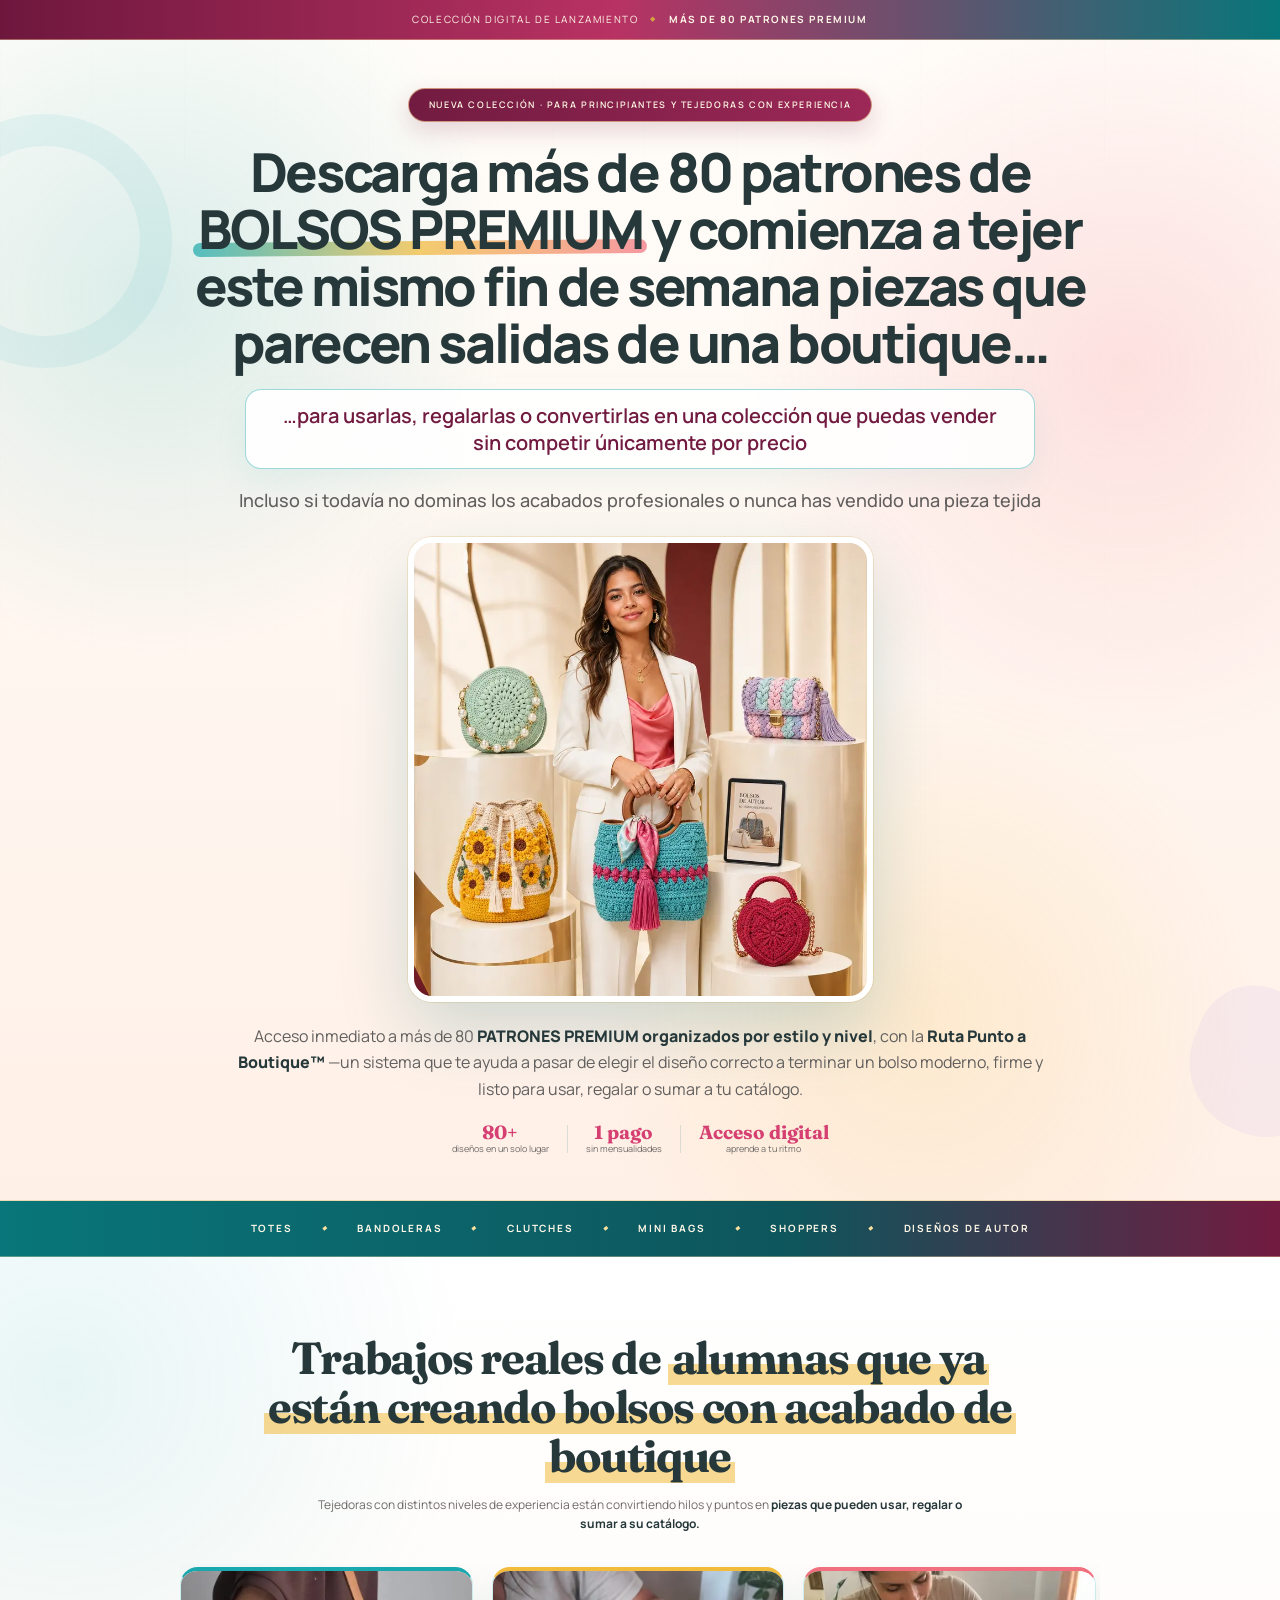
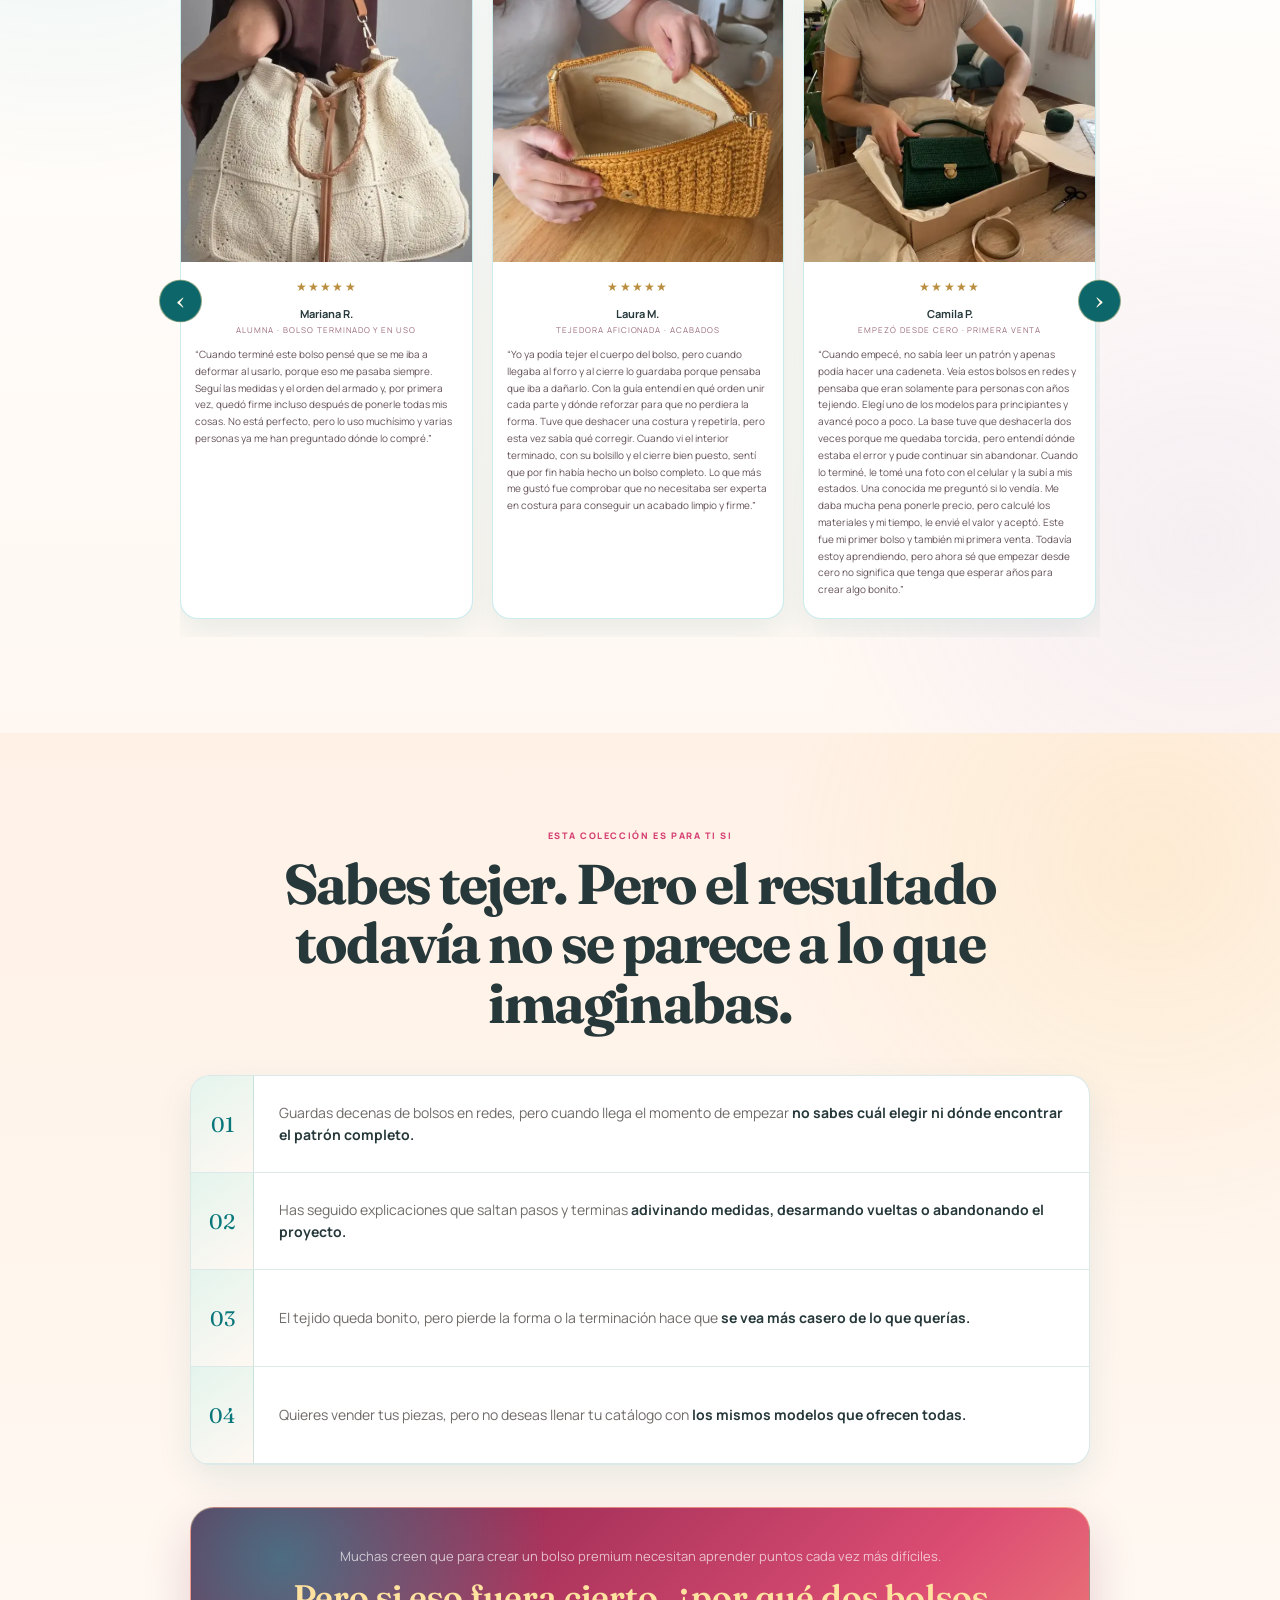
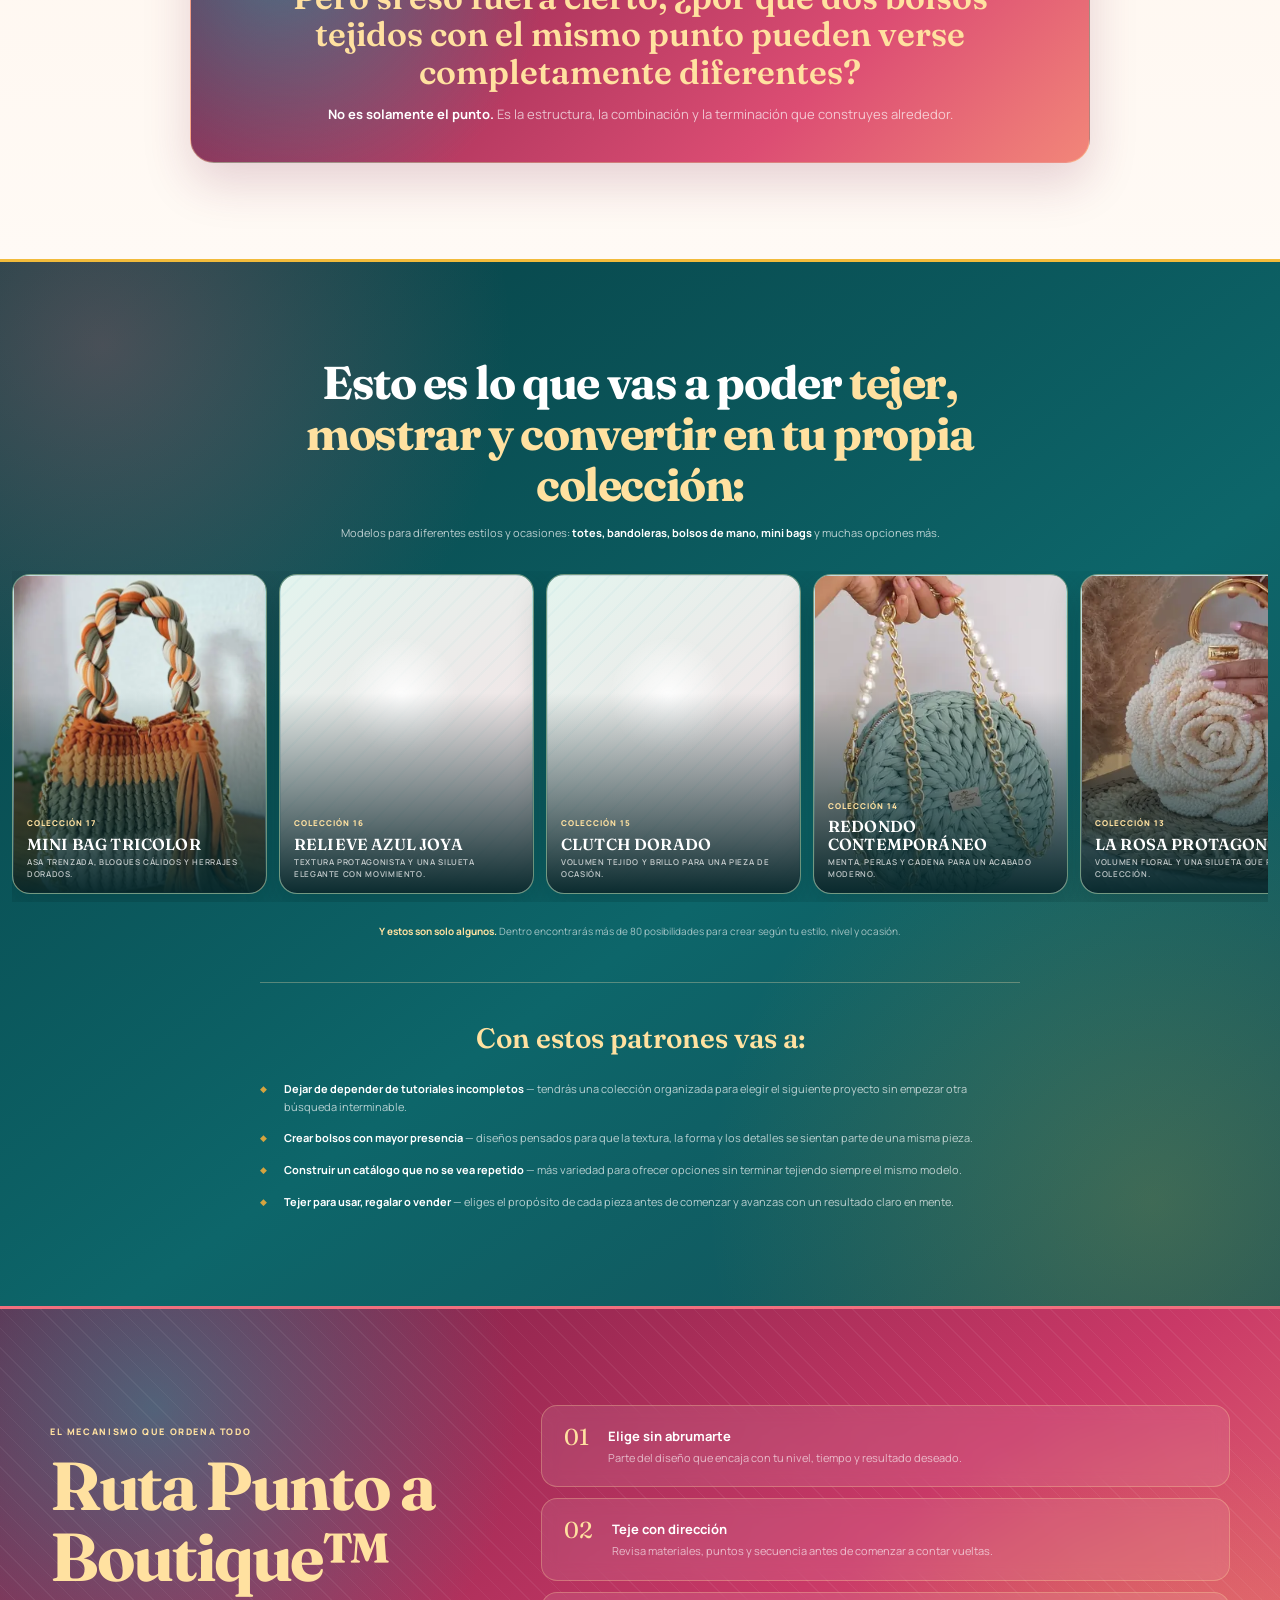
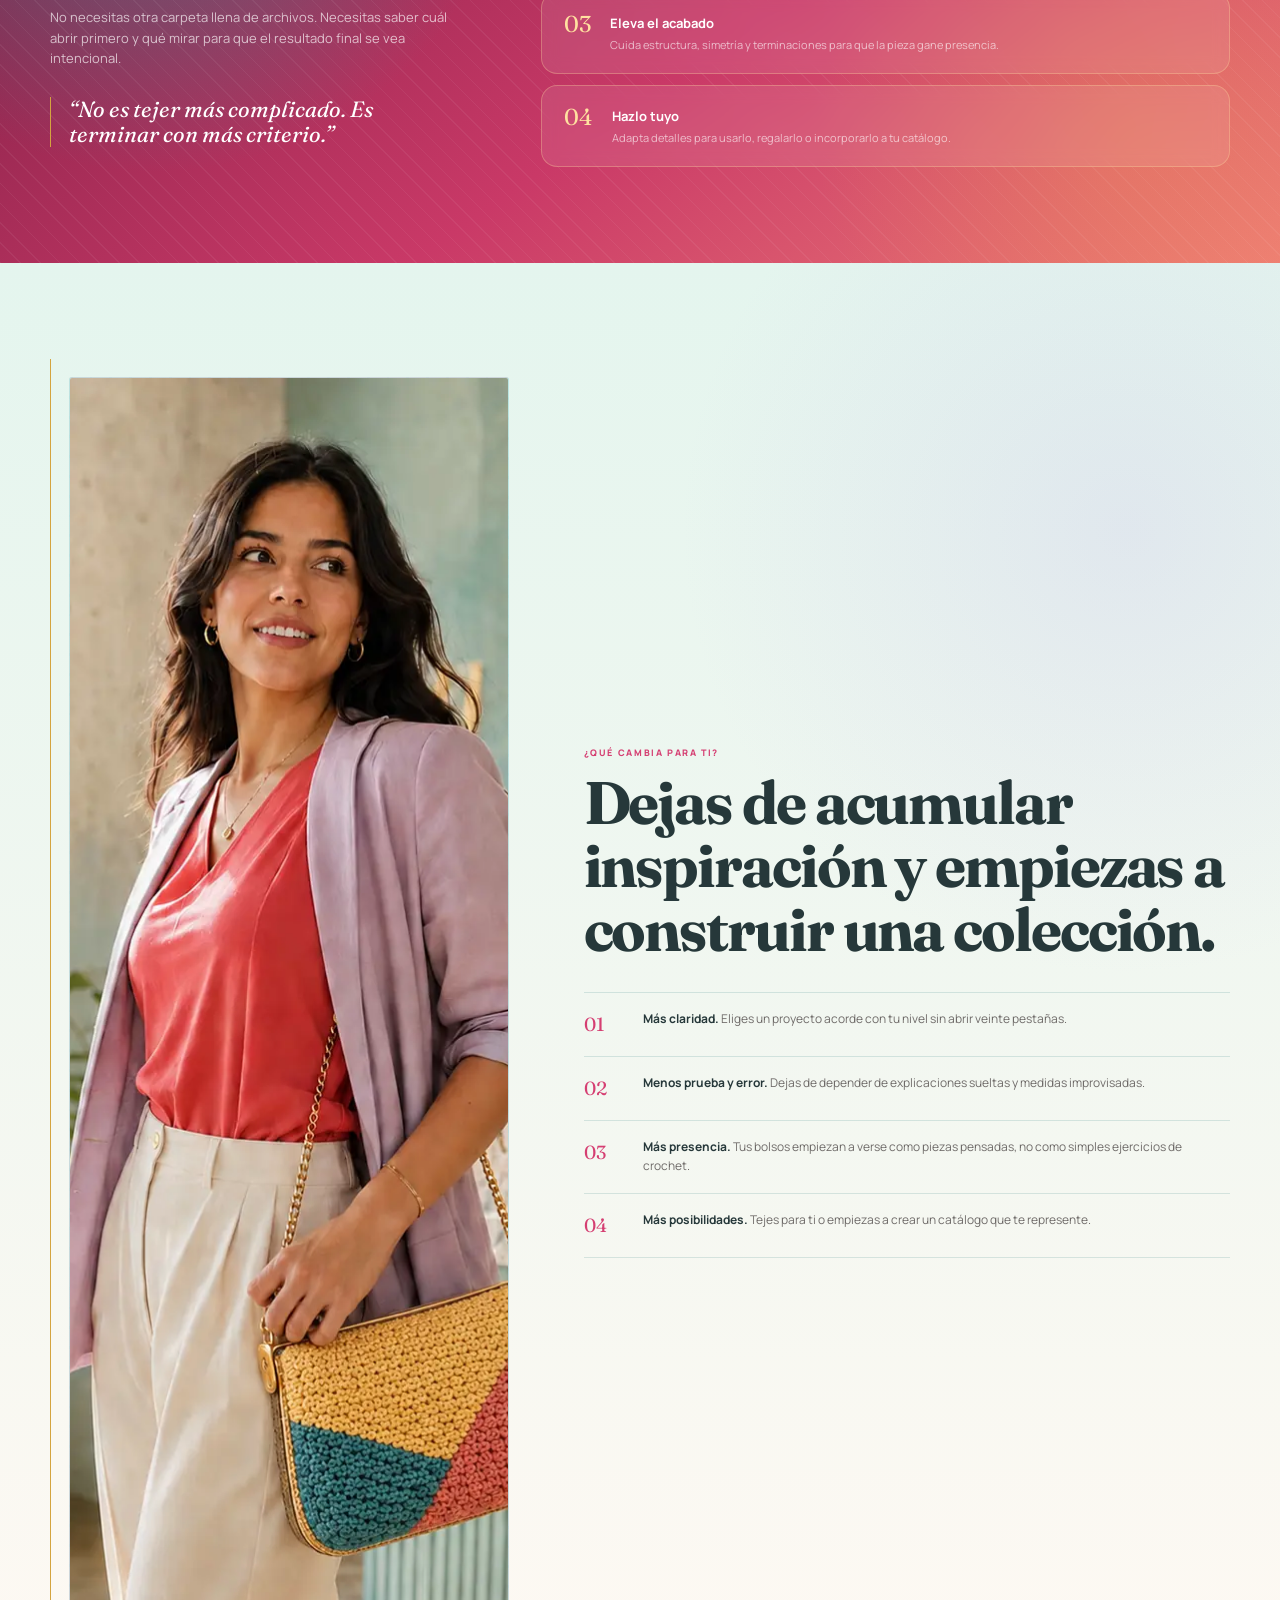
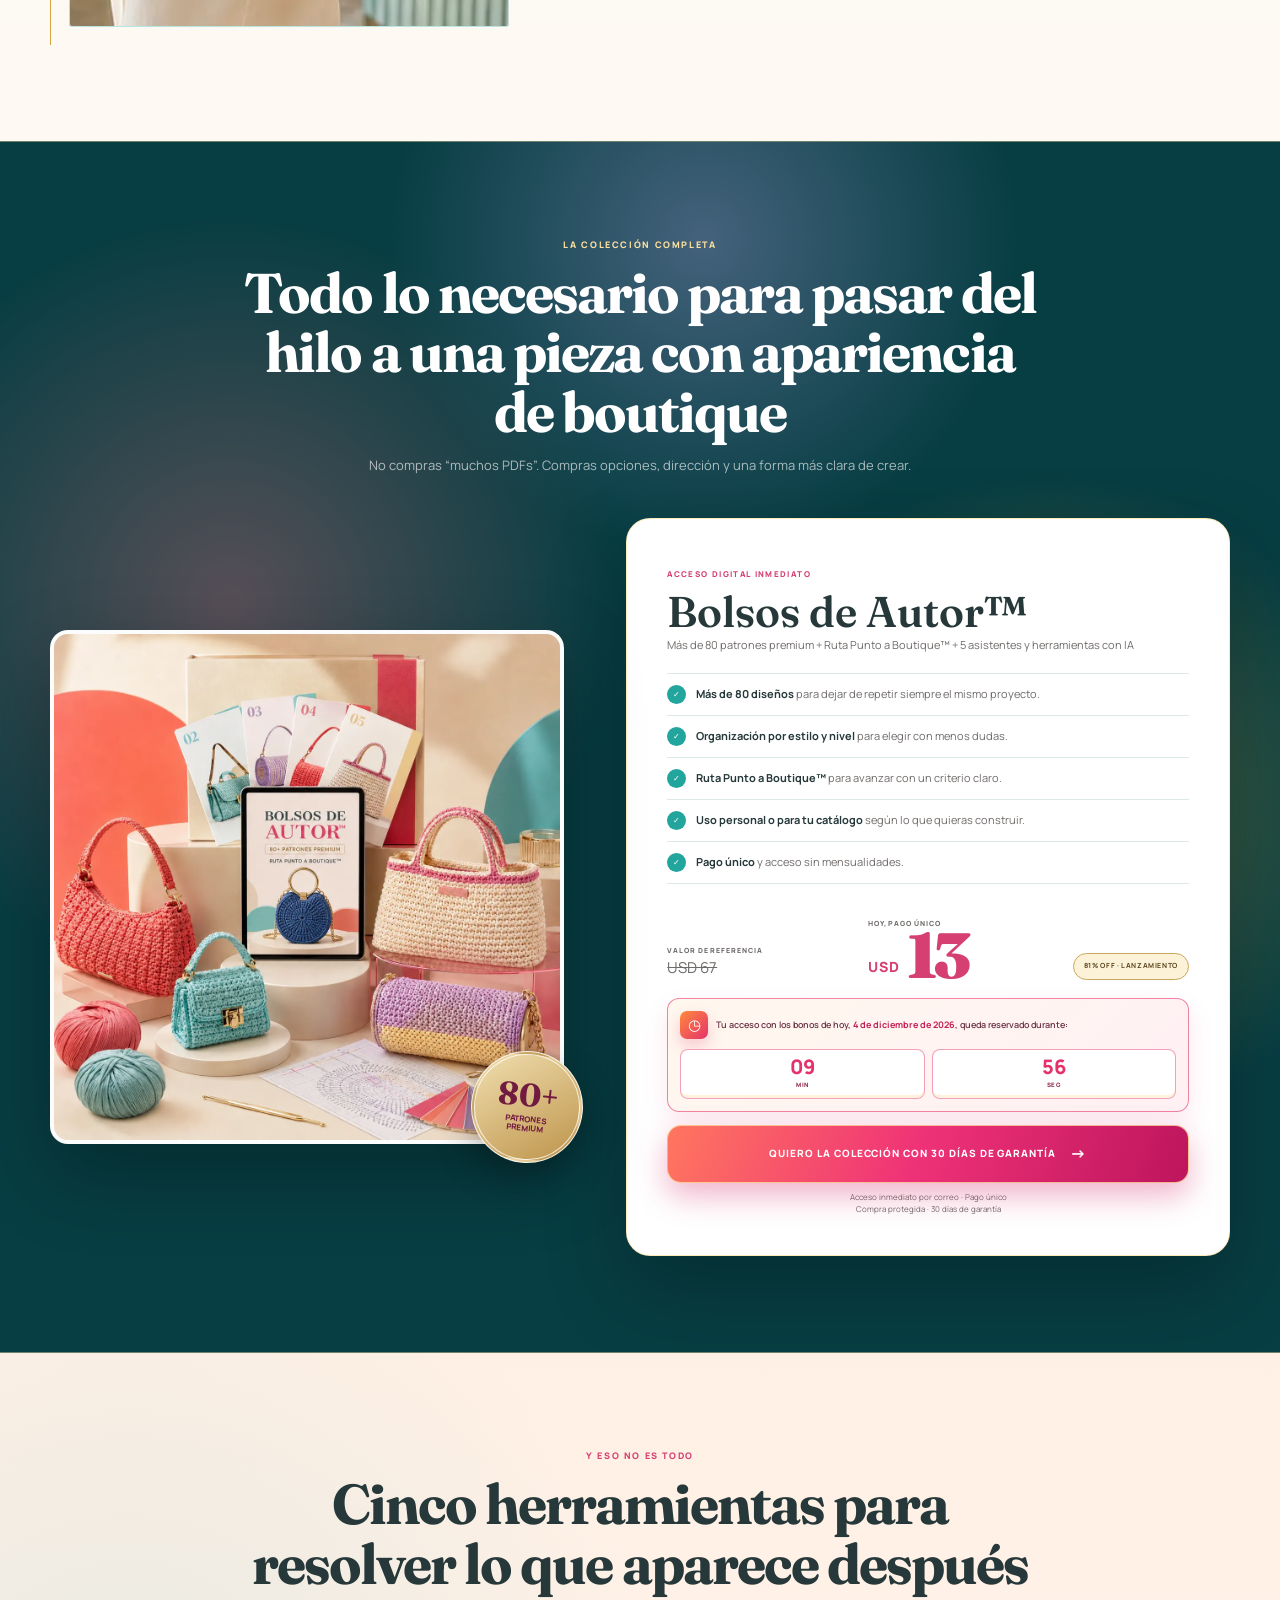
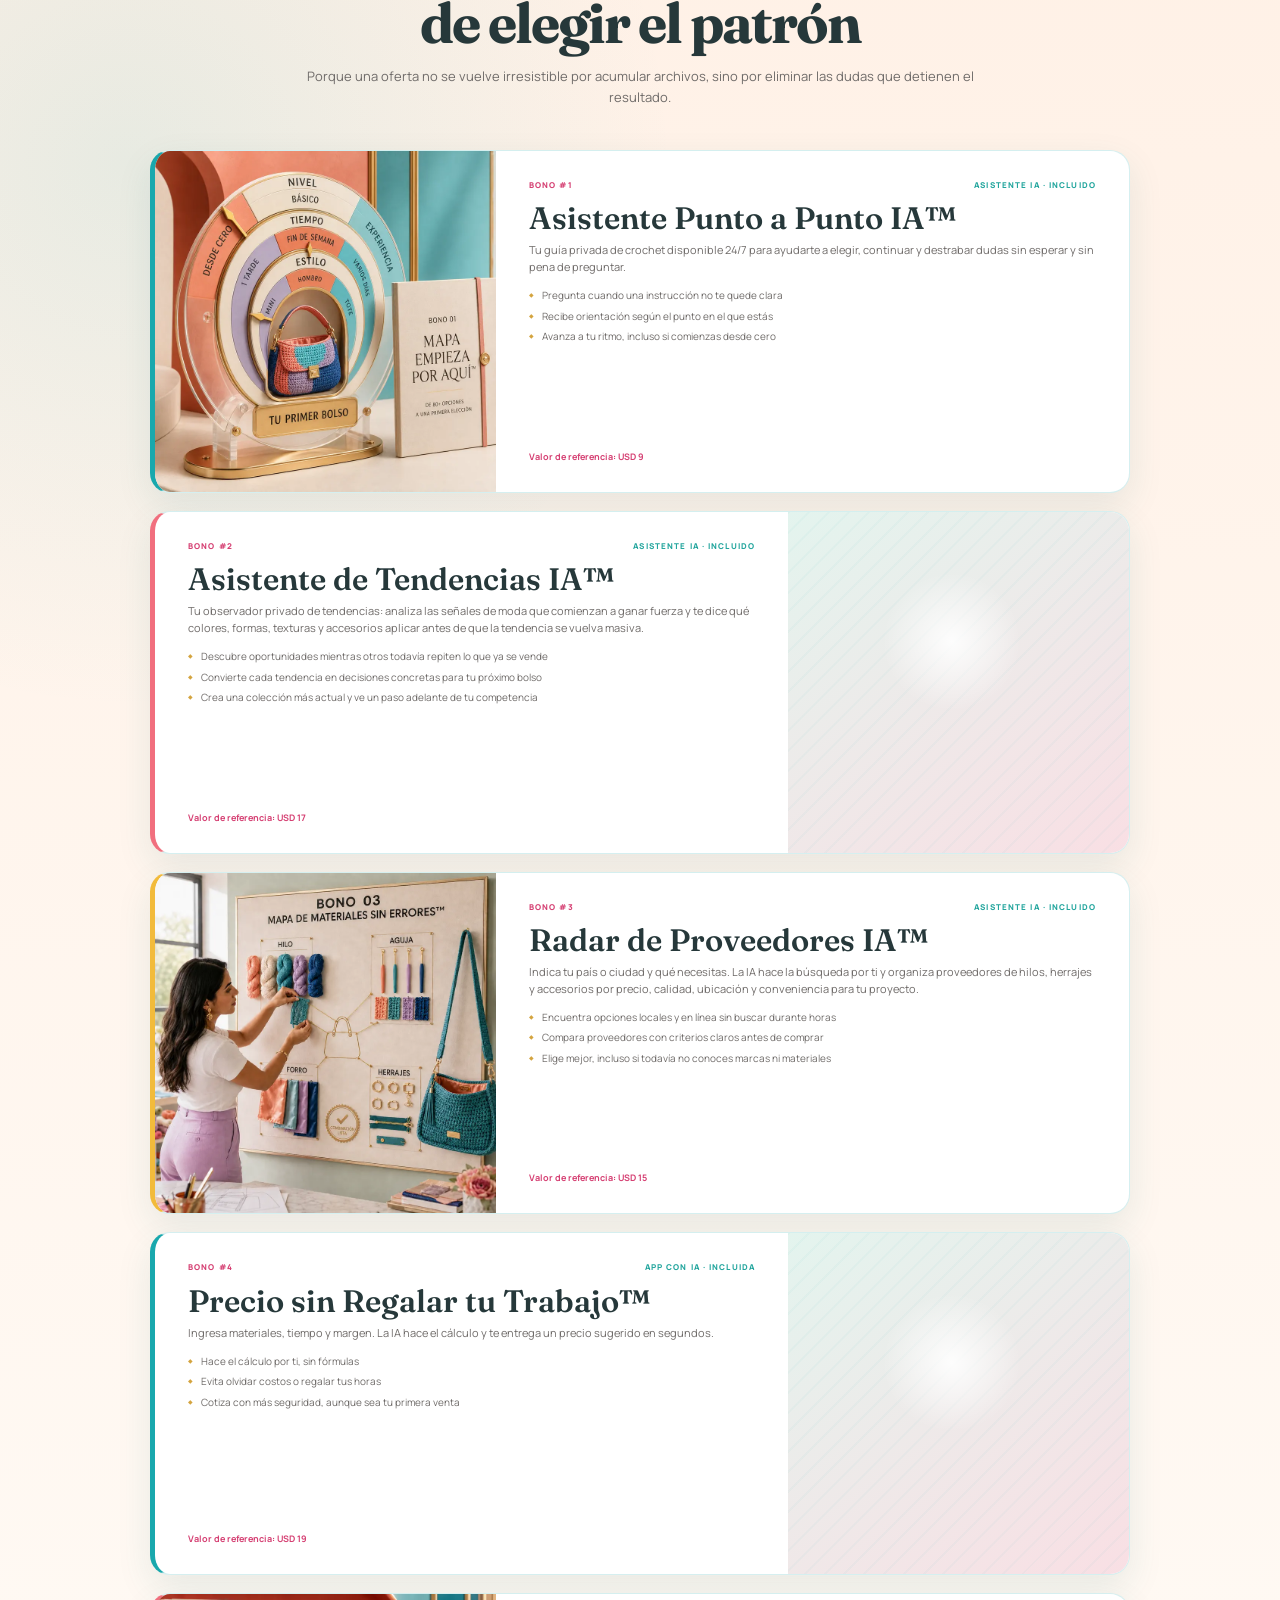
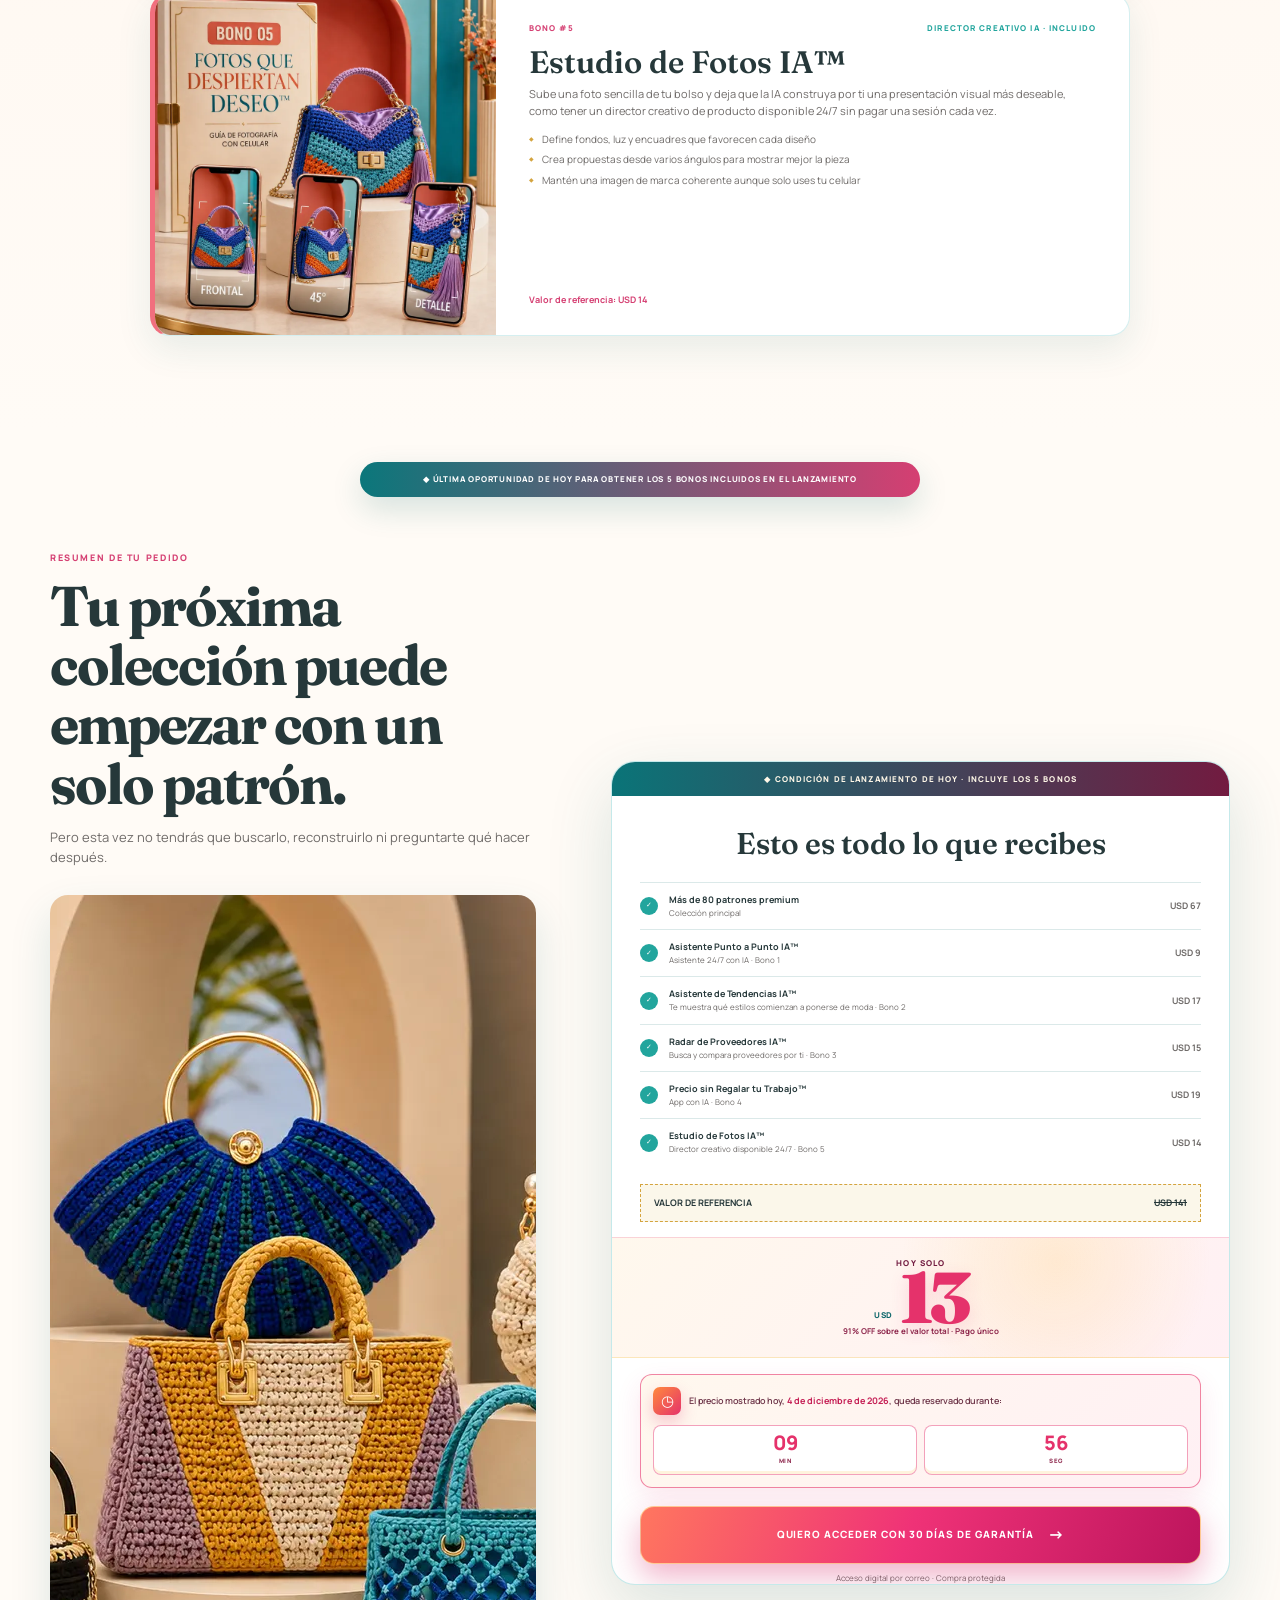
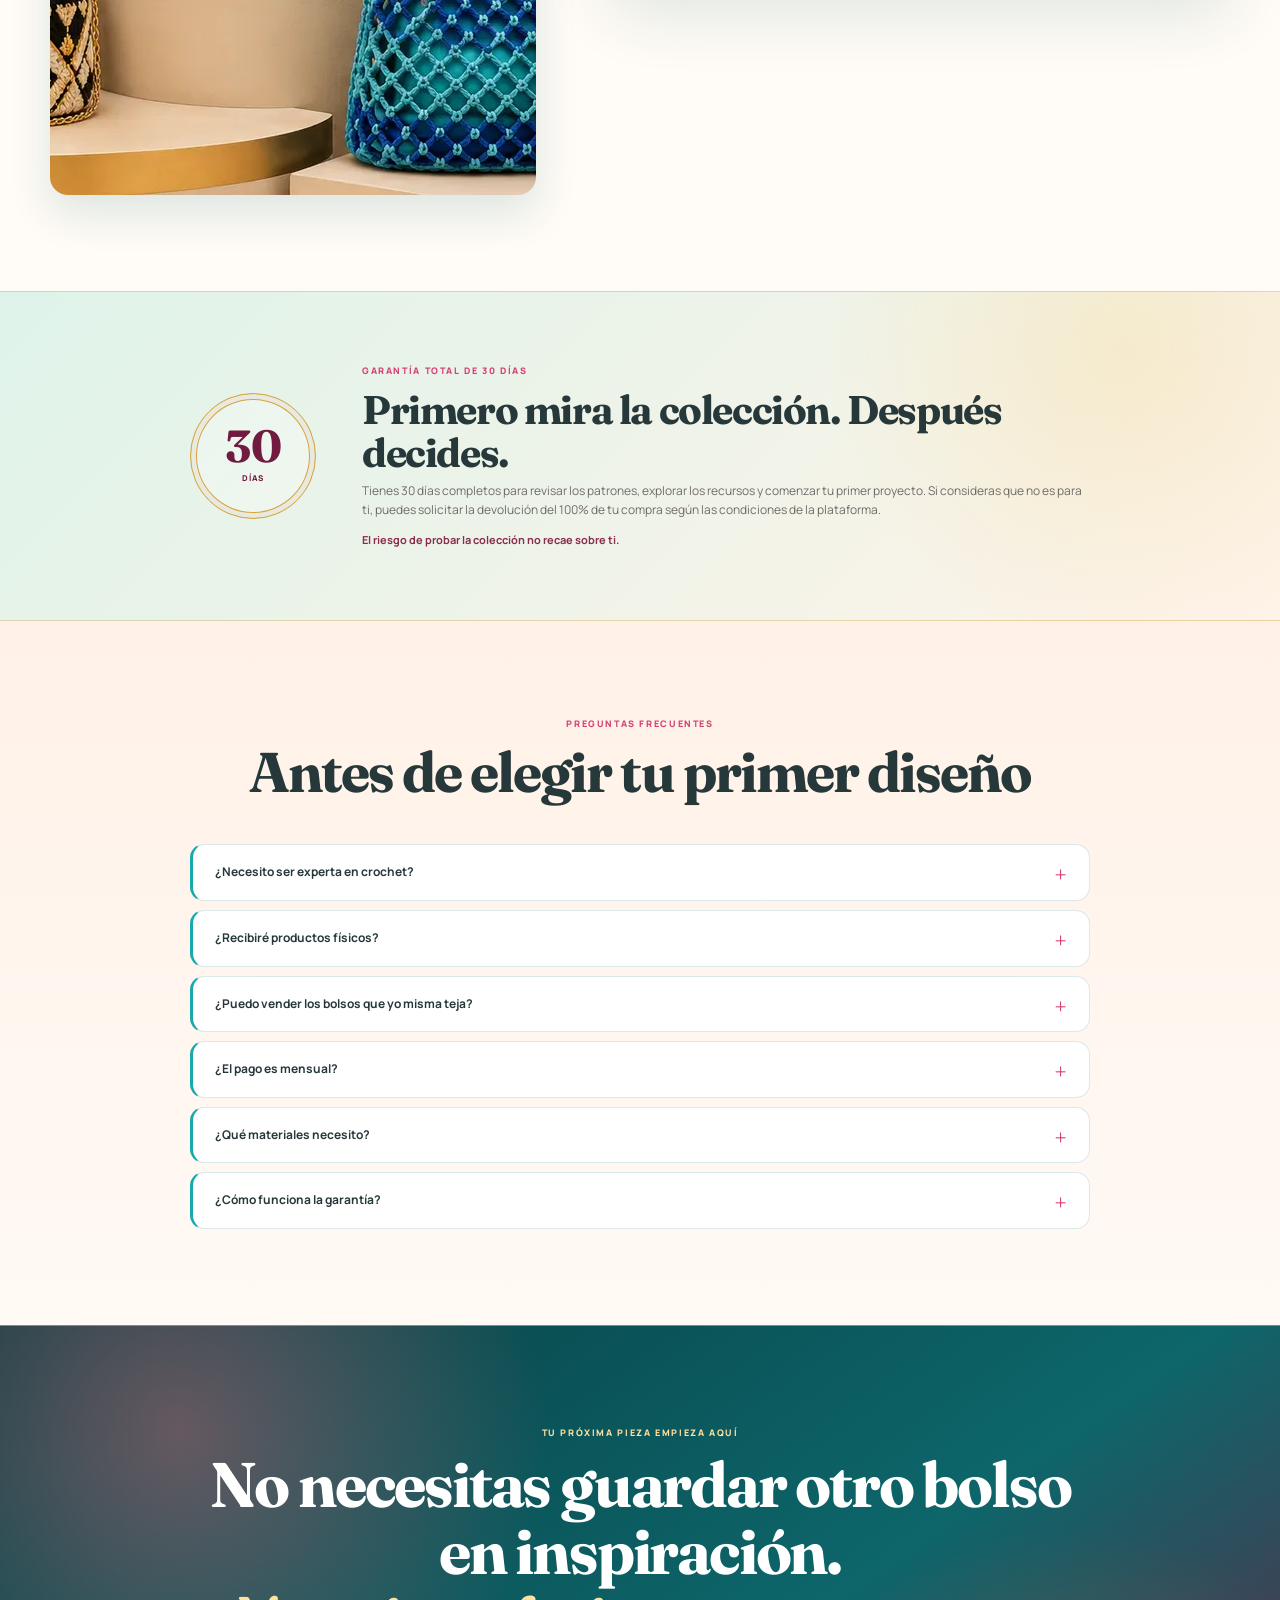
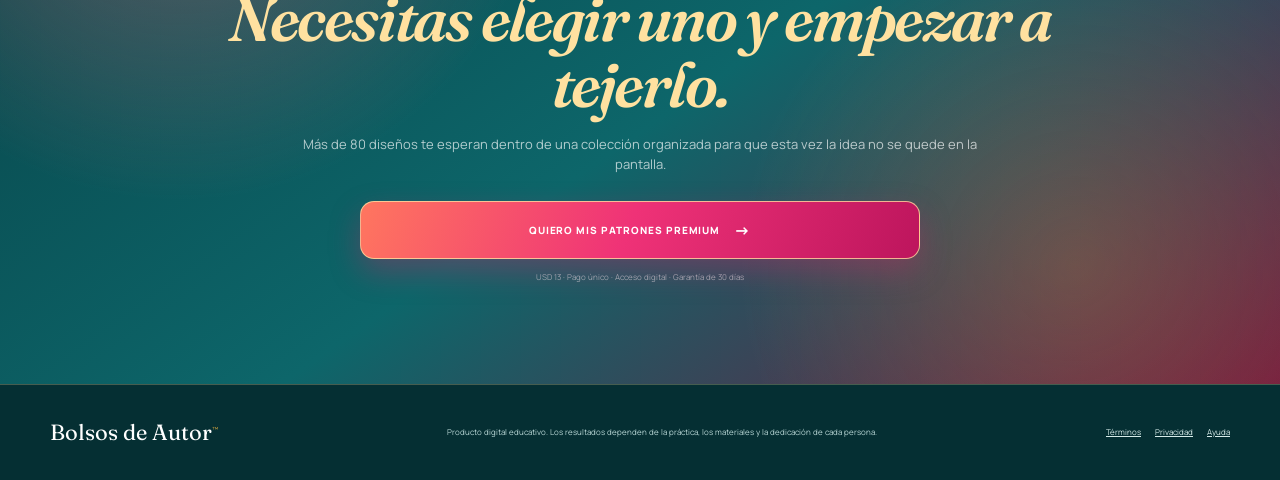
<file: index.html>
<!doctype html>
<html lang="es">
  <head>
    <meta charset="UTF-8" />
    <meta name="viewport" content="width=device-width, initial-scale=1.0" />
    <meta name="theme-color" content="#4b172b" />
    <meta
      name="description"
      content="Bolsos de Autor&#8482;: m&#225;s de 80 patrones premium de crochet para crear piezas con apariencia de boutique."
    />
    <meta property="og:title" content="Bolsos de Autor&#8482;" />
    <meta
      property="og:description"
      content="M&#225;s de 80 patrones premium para tejer bolsos modernos, firmes y con acabados de boutique."
    />
    <meta property="og:type" content="website" />
    <title>Bolsos de Autor&#8482; | Patrones premium de crochet</title>

    <script>document.documentElement.classList.add("js");</script>

    <link rel="icon" href="assets/favicon.svg" type="image/svg+xml" />
    <link rel="preconnect" href="https://fonts.googleapis.com" />
    <link rel="preconnect" href="https://fonts.gstatic.com" crossorigin />
    <link
      href="https://fonts.googleapis.com/css2?family=Fraunces:opsz,wght@9..144,600;9..144,700;9..144,800;9..144,900&family=Manrope:wght@400;500;600;700;800&display=swap"
      rel="stylesheet"
    />
    <link rel="stylesheet" href="styles.css" />

    <!-- Meta Pixel Code -->
    <script>
      !function(f,b,e,v,n,t,s)
      {if(f.fbq)return;n=f.fbq=function(){n.callMethod?
      n.callMethod.apply(n,arguments):n.queue.push(arguments)};
      if(!f._fbq)f._fbq=n;n.push=n;n.loaded=!0;n.version='2.0';
      n.queue=[];t=b.createElement(e);t.async=!0;
      t.src=v;s=b.getElementsByTagName(e)[0];
      s.parentNode.insertBefore(t,s)}(window, document,'script',
      'https://connect.facebook.net/en_US/fbevents.js');
      fbq('init', '1279130367528979');
      fbq('track', 'PageView');
      fbq('track', 'ViewContent', {
        content_name: 'Bolsos de Autor',
        content_category: 'Patrones premium de crochet',
        content_type: 'product',
        value: 13.00,
        currency: 'USD'
      });
    </script>
    <!-- End Meta Pixel Code -->
  </head>

  <body>
    <noscript><img height="1" width="1" style="display:none" src="https://www.facebook.com/tr?id=1279130367528979&amp;ev=PageView&amp;noscript=1" alt="" /></noscript>
    <div class="announcement">
      <div class="shell announcement__inner">
        <span>COLECCI&#211;N DIGITAL DE LANZAMIENTO</span>
        <span class="announcement__diamond" aria-hidden="true">&#9670;</span>
        <strong>M&#193;S DE 80 PATRONES PREMIUM</strong>
      </div>
    </div>

    <header class="hero" id="inicio">
      <div class="hero__texture" aria-hidden="true"></div>
      <div class="shell hero__inner">
        <p class="hero__eyebrow">NUEVA COLECCI&#211;N &#183; PARA PRINCIPIANTES Y TEJEDORAS CON EXPERIENCIA</p>

        <h1>
          Descarga m&#225;s de 80 patrones de
          <span>BOLSOS PREMIUM</span>
          y comienza a tejer este mismo fin de semana piezas que parecen salidas de una boutique&#8230;
        </h1>

        <p class="hero__desire">
          &#8230;para usarlas, regalarlas o convertirlas en una colecci&#243;n que puedas vender sin competir &#250;nicamente por precio
        </p>

        <p class="hero__objection">
          Incluso si todav&#237;a no dominas los acabados profesionales o nunca has vendido una pieza tejida
        </p>

        <div class="hero__media">
          <img
            class="media media--hero"
            src="assets/images/01-hero-colorido-v2.webp"
            alt="Modelo joven con una colecci&#243;n colorida de bolsos de crochet de distintos estilos y el programa Bolsos de Autor"
            width="820"
            height="820"
            loading="eager"
            decoding="async"
            fetchpriority="high"
          />
        </div>

        <p class="hero__description">
          Acceso inmediato a m&#225;s de 80 <strong>PATRONES PREMIUM organizados por estilo y nivel</strong>, con la
          <strong>Ruta Punto a Boutique&#8482;</strong> &#8212;un sistema que te ayuda a pasar de elegir el dise&#241;o correcto a terminar un bolso moderno, firme y listo para usar, regalar o sumar a tu cat&#225;logo.
        </p>

        <div class="hero__proof" aria-label="Caracter&#237;sticas confirmadas">
          <div><strong>80+</strong><span>dise&#241;os en un solo lugar</span></div>
          <i aria-hidden="true"></i>
          <div><strong>1 pago</strong><span>sin mensualidades</span></div>
          <i aria-hidden="true"></i>
          <div><strong>Acceso digital</strong><span>aprende a tu ritmo</span></div>
        </div>
      </div>
    </header>

    <main>
      <section class="editorial-strip" aria-label="Estilos incluidos">
        <div class="editorial-strip__track">
          <span>TOTES</span><i>&#9670;</i><span>BANDOLERAS</span><i>&#9670;</i><span>CLUTCHES</span><i>&#9670;</i><span>MINI BAGS</span><i>&#9670;</i><span>SHOPPERS</span><i>&#9670;</i><span>DISE&#209;OS DE AUTOR</span>
        </div>
      </section>

      <section class="section social-proof" id="experiencias">
        <div class="shell">
          <div class="section-title section-title--center proof-heading reveal">
            <h2>
              Trabajos reales de
              <mark>alumnas que ya est&#225;n creando bolsos con acabado de boutique</mark>
            </h2>
            <p>
              Tejedoras con distintos niveles de experiencia est&#225;n convirtiendo hilos y puntos en
              <strong>piezas que pueden usar, regalar o sumar a su cat&#225;logo.</strong>
            </p>
          </div>

          <div class="carousel-shell reveal">
            <button class="carousel-button carousel-button--prev" data-prev="stories" aria-label="Ver experiencias anteriores">&#8249;</button>
            <div class="carousel carousel--three" data-carousel="stories">
              <article class="story-card">
                <img
                  class="media media--story"
                  src="assets/images/02-testimonio-mariana-bolso-crema-square.webp"
                  alt="Mujer usando un bolso grande de crochet color crema"
                  width="720"
                  height="720"
                  loading="lazy"
                  decoding="async"
                />
                <div class="story-card__body">
                  <span class="rating">&#9733;&#9733;&#9733;&#9733;&#9733;</span>
                  <div class="story-card__identity"><strong>Mariana R.</strong><small>ALUMNA &#183; BOLSO TERMINADO Y EN USO</small></div>
                  <blockquote>&#8220;Cuando termin&#233; este bolso pens&#233; que se me iba a deformar al usarlo, porque eso me pasaba siempre. Segu&#237; las medidas y el orden del armado y, por primera vez, qued&#243; firme incluso despu&#233;s de ponerle todas mis cosas. No est&#225; perfecto, pero lo uso much&#237;simo y varias personas ya me han preguntado d&#243;nde lo compr&#233;.&#8221;</blockquote>
                </div>
              </article>
              <article class="story-card">
                <img
                  class="media media--story"
                  src="assets/images/03-detalle-acabado-mostaza.webp"
                  alt="Detalle del forro, cierre y bolsillo interior de un bolso de crochet color mostaza"
                  width="720"
                  height="720"
                  loading="lazy"
                  decoding="async"
                />
                <div class="story-card__body">
                  <span class="rating">&#9733;&#9733;&#9733;&#9733;&#9733;</span>
                  <div class="story-card__identity"><strong>Laura M.</strong><small>TEJEDORA AFICIONADA &#183; ACABADOS</small></div>
                  <blockquote>&#8220;Yo ya pod&#237;a tejer el cuerpo del bolso, pero cuando llegaba al forro y al cierre lo guardaba porque pensaba que iba a da&#241;arlo. Con la gu&#237;a entend&#237; en qu&#233; orden unir cada parte y d&#243;nde reforzar para que no perdiera la forma. Tuve que deshacer una costura y repetirla, pero esta vez sab&#237;a qu&#233; corregir. Cuando vi el interior terminado, con su bolsillo y el cierre bien puesto, sent&#237; que por fin hab&#237;a hecho un bolso completo. Lo que m&#225;s me gust&#243; fue comprobar que no necesitaba ser experta en costura para conseguir un acabado limpio y firme.&#8221;</blockquote>
                </div>
              </article>
              <article class="story-card">
                <img
                  class="media media--story"
                  src="assets/images/04-bolso-vendido-verde.webp"
                  alt="Alumna preparando para entregar su primer bolso de crochet vendido"
                  width="720"
                  height="720"
                  loading="lazy"
                  decoding="async"
                />
                <div class="story-card__body">
                  <span class="rating">&#9733;&#9733;&#9733;&#9733;&#9733;</span>
                  <div class="story-card__identity"><strong>Camila P.</strong><small>EMPEZ&#211; DESDE CERO &#183; PRIMERA VENTA</small></div>
                  <blockquote>&#8220;Cuando empec&#233;, no sab&#237;a leer un patr&#243;n y apenas pod&#237;a hacer una cadeneta. Ve&#237;a estos bolsos en redes y pensaba que eran solamente para personas con a&#241;os tejiendo. Eleg&#237; uno de los modelos para principiantes y avanc&#233; poco a poco. La base tuve que deshacerla dos veces porque me quedaba torcida, pero entend&#237; d&#243;nde estaba el error y pude continuar sin abandonar. Cuando lo termin&#233;, le tom&#233; una foto con el celular y la sub&#237; a mis estados. Una conocida me pregunt&#243; si lo vend&#237;a. Me daba mucha pena ponerle precio, pero calcul&#233; los materiales y mi tiempo, le envi&#233; el valor y acept&#243;. Este fue mi primer bolso y tambi&#233;n mi primera venta. Todav&#237;a estoy aprendiendo, pero ahora s&#233; que empezar desde cero no significa que tenga que esperar a&#241;os para crear algo bonito.&#8221;</blockquote>
                </div>
              </article>
              <article class="story-card">
                <img
                  class="media media--story"
                  src="assets/images/05-alumna-usando-bolso-lavanda.webp"
                  alt="Alumna usando un bolso bandolera de crochet color lavanda que termin&#243; en sus ratos libres"
                  width="720"
                  height="720"
                  loading="lazy"
                  decoding="async"
                />
                <div class="story-card__body">
                  <span class="rating">&#9733;&#9733;&#9733;&#9733;&#9733;</span>
                  <div class="story-card__identity"><strong>Andrea C.</strong><small>TEJI&#211; EN SUS RATOS LIBRES</small></div>
                  <blockquote>&#8220;Casi no empiezo porque trabajo todo el d&#237;a y pensaba que para terminar un bolso ten&#237;a que sentarme varias horas seguidas. Ya hab&#237;a dejado otros tejidos guardados por eso. Eleg&#237; un modelo peque&#241;o y fui avanzando por partes. Algunos d&#237;as tej&#237;a veinte minutos en la noche y otros no alcanzaba a hacer nada. Me tom&#243; casi tres semanas, no fue de un d&#237;a para otro, pero como sab&#237;a exactamente d&#243;nde continuar, no volv&#237; a empezar desde cero cada vez que lo retomaba. El d&#237;a que me lo puse para salir sent&#237; una satisfacci&#243;n enorme. No tuve que esperar a tener m&#225;s tiempo; solamente necesitaba un proyecto que pudiera seguir a mi ritmo sin perderme.&#8221;</blockquote>
                </div>
              </article>
            </div>
            <button class="carousel-button carousel-button--next" data-next="stories" aria-label="Ver m&#225;s experiencias">&#8250;</button>
          </div>
        </div>
      </section>

      <section class="section problem" id="para-ti">
        <div class="shell shell--narrow">
          <div class="section-title section-title--center reveal">
            <span class="kicker">ESTA COLECCI&#211;N ES PARA TI SI</span>
            <h2>Sabes tejer. Pero el resultado todav&#237;a no se parece a lo que imaginabas.</h2>
          </div>

          <div class="problem__list reveal">
            <article><span>01</span><p>Guardas decenas de bolsos en redes, pero cuando llega el momento de empezar <strong>no sabes cu&#225;l elegir ni d&#243;nde encontrar el patr&#243;n completo.</strong></p></article>
            <article><span>02</span><p>Has seguido explicaciones que saltan pasos y terminas <strong>adivinando medidas, desarmando vueltas o abandonando el proyecto.</strong></p></article>
            <article><span>03</span><p>El tejido queda bonito, pero pierde la forma o la terminaci&#243;n hace que <strong>se vea m&#225;s casero de lo que quer&#237;as.</strong></p></article>
            <article><span>04</span><p>Quieres vender tus piezas, pero no deseas llenar tu cat&#225;logo con <strong>los mismos modelos que ofrecen todas.</strong></p></article>
          </div>

          <div class="reframe reveal">
            <p>Muchas creen que para crear un bolso premium necesitan aprender puntos cada vez m&#225;s dif&#237;ciles.</p>
            <h3>Pero si eso fuera cierto, &#191;por qu&#233; dos bolsos tejidos con el mismo punto pueden verse completamente diferentes?</h3>
            <p><strong>No es solamente el punto.</strong> Es la estructura, la combinaci&#243;n y la terminaci&#243;n que construyes alrededor.</p>
          </div>
        </div>
      </section>

      <section class="section collection" id="coleccion">
        <div class="shell">
          <div class="section-title section-title--center collection-heading reveal">
            <h2>Esto es lo que vas a poder <span>tejer, mostrar y convertir en tu propia colecci&#243;n:</span></h2>
            <p>
              Modelos para diferentes estilos y ocasiones:
              <strong>totes, bandoleras, bolsos de mano, mini bags</strong> y muchas opciones m&#225;s.
            </p>
          </div>

          <div class="carousel-shell reveal">
            <button class="carousel-button carousel-button--prev" data-prev="models" aria-label="Ver modelos anteriores">&#8249;</button>
            <div class="carousel carousel--four" data-carousel="models" aria-label="Modelos de bolsos que podr&#225;s tejer">
              <article class="model-card"><img class="media media--model" src="assets/images/21-tote-coral-oliva.webp" alt="Bolso tote de crochet coral y verde oliva con correa, borlas y accesorios tejidos" width="512" height="640" loading="lazy" decoding="async"><div><small>COLECCI&#211;N 18</small><h3>Tote urbano bicolor</h3><p>Capacidad, contraste y detalles tejidos con personalidad.</p></div></article>
              <article class="model-card"><img class="media media--model" src="assets/images/22-mini-naranja-oliva.webp" alt="Mini bolso de crochet en naranja, verde oliva y crema con asa trenzada y cadena dorada" width="506" height="900" loading="lazy" decoding="async"><div><small>COLECCI&#211;N 17</small><h3>Mini bag tricolor</h3><p>Asa trenzada, bloques c&#225;lidos y herrajes dorados.</p></div></article>
              <article class="model-card"><img class="media media--model" src="assets/images/23-azul-petroleo-relieve.webp" alt="Bolso azul petr&#243;leo de crochet con puntos en relieve, asa circular y cadena dorada" width="650" height="650" loading="lazy" decoding="async"><div><small>COLECCI&#211;N 16</small><h3>Relieve azul joya</h3><p>Textura protagonista y una silueta elegante con movimiento.</p></div></article>
              <article class="model-card"><img class="media media--model" src="assets/images/24-dorado-taupe.webp" alt="Bolso de crochet dorado y taupe con textura gruesa, broche met&#225;lico y borla" width="650" height="867" loading="lazy" decoding="async"><div><small>COLECCI&#211;N 15</small><h3>Clutch dorado</h3><p>Volumen tejido y brillo para una pieza de ocasi&#243;n.</p></div></article>
              <article class="model-card"><img class="media media--model" src="assets/images/19-redondo-menta.webp" alt="Bolso redondo color menta de crochet con cadenas doradas y perlas" width="520" height="780" loading="lazy" decoding="async"><div><small>COLECCI&#211;N 14</small><h3>Redondo contempor&#225;neo</h3><p>Menta, perlas y cadena para un acabado moderno.</p></div></article>
              <article class="model-card"><img class="media media--model" src="assets/images/18-rosa-crema.webp" alt="Bolso crema tejido con forma de rosa y asa met&#225;lica dorada" width="520" height="780" loading="lazy" decoding="async"><div><small>COLECCI&#211;N 13</small><h3>La rosa protagonista</h3><p>Volumen floral y una silueta que parece de colecci&#243;n.</p></div></article>
              <article class="model-card"><img class="media media--model" src="assets/images/17-mini-pastel.webp" alt="Mini bolso pastel de crochet con trenzas, borla y cadena dorada" width="520" height="650" loading="lazy" decoding="async"><div><small>COLECCI&#211;N 12</small><h3>Mini bag pastel</h3><p>Trenzas, asa firme y detalles que elevan el tejido.</p></div></article>
              <article class="model-card"><img class="media media--model" src="assets/images/16-corazon-rojo.webp" alt="Bolso rojo de crochet en forma de coraz&#243;n sostenido por una mujer" width="520" height="780" loading="lazy" decoding="async"><div><small>COLECCI&#211;N 11</small><h3>Coraz&#243;n de ocasi&#243;n</h3><p>Un dise&#241;o para regalar, lucir y fotografiar.</p></div></article>
              <article class="model-card"><img class="media media--model" src="assets/images/15-oliva-forrado.webp" alt="Bolso clutch verde oliva de crochet con forro floral y cadena dorada" width="520" height="780" loading="lazy" decoding="async"><div><small>COLECCI&#211;N 10</small><h3>El clutch forrado</h3><p>Interior cuidado, cadena dorada y textura compacta.</p></div></article>
              <article class="model-card"><img class="media media--model" src="assets/images/14-celeste-estampado.webp" alt="Bolso celeste de crochet con correa estampada y borla" width="520" height="780" loading="lazy" decoding="async"><div><small>COLECCI&#211;N 09</small><h3>La pieza cotidiana</h3><p>Azul suave, correa estampada y acabados funcionales.</p></div></article>
              <article class="model-card"><img class="media media--model" src="assets/images/13-verde-patron.webp" alt="Bolso verde oscuro de crochet con detalles dorados y forma geom&#233;trica" width="520" height="780" loading="lazy" decoding="async"><div><small>COLECCI&#211;N 08</small><h3>Geometr&#237;a elegante</h3><p>Estructura firme y contraste dorado de apariencia premium.</p></div></article>
              <article class="model-card"><img class="media media--model" src="assets/images/12-mochila-girasoles.webp" alt="Mochila tejida en amarillo y crema con girasoles de crochet" width="520" height="780" loading="lazy" decoding="async"><div><small>COLECCI&#211;N 07</small><h3>Mochila girasoles</h3><p>Texturas florales y una silueta c&#243;moda para todos los d&#237;as.</p></div></article>
              <article class="model-card"><img class="media media--model" src="assets/images/11-degradado-panuelo.webp" alt="Bolso de crochet en degradado vibrante con pa&#241;uelo y cadena" width="520" height="780" loading="lazy" decoding="async"><div><small>COLECCI&#211;N 06</small><h3>El bolso statement</h3><p>Degradado vibrante, pa&#241;uelo y cadena intercambiable.</p></div></article>
              <article class="model-card"><img class="media media--model" src="assets/images/10-tote-bloques-color.webp" alt="Bolso tote de crochet con bloques de colores y asas de madera" width="520" height="520" loading="lazy" decoding="async"><div><small>COLECCI&#211;N 05</small><h3>El tote de color</h3><p>Capacidad, asas firmes y bloques que no pasan desapercibidos.</p></div></article>
              <article class="model-card"><img class="media media--model" src="assets/images/09-pastel-tassel.webp" alt="Mini bolso de crochet en colores pastel con borla" width="520" height="780" loading="lazy" decoding="async"><div><small>COLECCI&#211;N 04</small><h3>Mini bag arco&#237;ris</h3><p>Volumen artesanal y una paleta suave con personalidad.</p></div></article>
              <article class="model-card"><img class="media media--model" src="assets/images/08-corazon-flecos-rojo.webp" alt="Bolso rojo de crochet en forma de coraz&#243;n con flecos largos" width="520" height="780" loading="lazy" decoding="async"><div><small>COLECCI&#211;N 03</small><h3>Coraz&#243;n con movimiento</h3><p>Forma inesperada, asa tejida y flecos que atraen miradas.</p></div></article>
              <article class="model-card"><img class="media media--model" src="assets/images/07-perlas-fucsia.webp" alt="Bolso fucsia de crochet con cadenas doradas y perlas" width="520" height="780" loading="lazy" decoding="async"><div><small>COLECCI&#211;N 02</small><h3>Perlas protagonistas</h3><p>Una pieza femenina que transforma un look sencillo.</p></div></article>
              <article class="model-card"><img class="media media--model" src="assets/images/06-redondo-borgona.webp" alt="Bolso redondo de crochet color borgo&#241;a con asa y broche dorado" width="520" height="650" loading="lazy" decoding="async"><div><small>COLECCI&#211;N 01</small><h3>La silueta joya</h3><p>Redondo, compacto y con textura protagonista.</p></div></article>
            </div>
            <button class="carousel-button carousel-button--next" data-next="models" aria-label="Ver m&#225;s modelos">&#8250;</button>
          </div>

          <p class="collection__swipe" aria-hidden="true">DESLIZA PARA VER M&#193;S MODELOS <span>&#8594;</span></p>

          <p class="collection__note reveal"><strong>Y estos son solo algunos.</strong> Dentro encontrar&#225;s m&#225;s de 80 posibilidades para crear seg&#250;n tu estilo, nivel y ocasi&#243;n.</p>

          <div class="collection-benefits reveal">
            <h3>Con estos patrones vas a:</h3>
            <ul>
              <li><span>&#9670;</span><p><strong>Dejar de depender de tutoriales incompletos</strong> &#8212; tendr&#225;s una colecci&#243;n organizada para elegir el siguiente proyecto sin empezar otra b&#250;squeda interminable.</p></li>
              <li><span>&#9670;</span><p><strong>Crear bolsos con mayor presencia</strong> &#8212; dise&#241;os pensados para que la textura, la forma y los detalles se sientan parte de una misma pieza.</p></li>
              <li><span>&#9670;</span><p><strong>Construir un cat&#225;logo que no se vea repetido</strong> &#8212; m&#225;s variedad para ofrecer opciones sin terminar tejiendo siempre el mismo modelo.</p></li>
              <li><span>&#9670;</span><p><strong>Tejer para usar, regalar o vender</strong> &#8212; eliges el prop&#243;sito de cada pieza antes de comenzar y avanzas con un resultado claro en mente.</p></li>
            </ul>
          </div>
        </div>
      </section>

      <section class="section method" id="ruta">
        <div class="shell method__grid">
          <div class="method__intro reveal">
            <span class="kicker kicker--gold">EL MECANISMO QUE ORDENA TODO</span>
            <h2>Ruta Punto a Boutique&#8482;</h2>
            <p>No necesitas otra carpeta llena de archivos. Necesitas saber cu&#225;l abrir primero y qu&#233; mirar para que el resultado final se vea intencional.</p>
            <blockquote>&#8220;No es tejer m&#225;s complicado. Es terminar con m&#225;s criterio.&#8221;</blockquote>
          </div>

          <div class="method__steps reveal">
            <article><span>01</span><div><h3>Elige sin abrumarte</h3><p>Parte del dise&#241;o que encaja con tu nivel, tiempo y resultado deseado.</p></div></article>
            <article><span>02</span><div><h3>Teje con direcci&#243;n</h3><p>Revisa materiales, puntos y secuencia antes de comenzar a contar vueltas.</p></div></article>
            <article><span>03</span><div><h3>Eleva el acabado</h3><p>Cuida estructura, simetr&#237;a y terminaciones para que la pieza gane presencia.</p></div></article>
            <article><span>04</span><div><h3>Hazlo tuyo</h3><p>Adapta detalles para usarlo, regalarlo o incorporarlo a tu cat&#225;logo.</p></div></article>
          </div>
        </div>
      </section>

      <section class="section outcomes" id="resultados">
        <div class="shell outcomes__grid">
          <div class="outcomes__media reveal">
            <!-- IMAGEN 12 &#183; 1000x1250 px -->
            <img class="media media-placeholder--portrait" src="assets/images/20-mujer-bolso-terminado-v3.webp" alt="Mujer usando un bolso de crochet terminado en una cafeter&#237;a" width="1000" height="1250" loading="lazy" decoding="async" />
          </div>
          <div class="outcomes__copy reveal">
            <span class="kicker">&#191;QU&#201; CAMBIA PARA TI?</span>
            <h2>Dejas de acumular inspiraci&#243;n y empiezas a construir una colecci&#243;n.</h2>
            <ul>
              <li><span>01</span><p><strong>M&#225;s claridad.</strong> Eliges un proyecto acorde con tu nivel sin abrir veinte pesta&#241;as.</p></li>
              <li><span>02</span><p><strong>Menos prueba y error.</strong> Dejas de depender de explicaciones sueltas y medidas improvisadas.</p></li>
              <li><span>03</span><p><strong>M&#225;s presencia.</strong> Tus bolsos empiezan a verse como piezas pensadas, no como simples ejercicios de crochet.</p></li>
              <li><span>04</span><p><strong>M&#225;s posibilidades.</strong> Tejes para ti o empiezas a crear un cat&#225;logo que te represente.</p></li>
            </ul>
          </div>
        </div>
      </section>

      <section class="section offer" id="oferta">
        <div class="shell">
          <div class="section-title section-title--center section-title--light reveal">
            <span class="kicker kicker--gold">LA COLECCI&#211;N COMPLETA</span>
            <h2>Todo lo necesario para pasar del hilo a una pieza con apariencia de boutique</h2>
            <p>No compras &#8220;muchos PDFs&#8221;. Compras opciones, direcci&#243;n y una forma m&#225;s clara de crear.</p>
          </div>

          <div class="offer__grid reveal">
            <div class="offer__media">
              <!-- IMAGEN 13 &#183; 1200x1200 px -->
              <img
                class="media media--pack"
                src="assets/images/25-mockup-principal-bolsos-autor-v2.webp"
                alt="Mockup de la colecci&#243;n Bolsos de Autor con tablet, patrones, materiales y bolsos de crochet terminados"
                width="1200"
                height="1200"
                loading="lazy"
                decoding="async"
              />
              <div class="offer__seal"><strong>80+</strong><span>patrones<br />premium</span></div>
            </div>

            <article class="purchase-card">
              <span class="purchase-card__label">ACCESO DIGITAL INMEDIATO</span>
              <h3>Bolsos de Autor&#8482;</h3>
              <p class="purchase-card__lead">M&#225;s de 80 patrones premium + Ruta Punto a Boutique&#8482; + 5 asistentes y herramientas con IA</p>
              <ul class="checklist">
                <li><span>&#10003;</span><p><strong>M&#225;s de 80 dise&#241;os</strong> para dejar de repetir siempre el mismo proyecto.</p></li>
                <li><span>&#10003;</span><p><strong>Organizaci&#243;n por estilo y nivel</strong> para elegir con menos dudas.</p></li>
                <li><span>&#10003;</span><p><strong>Ruta Punto a Boutique&#8482;</strong> para avanzar con un criterio claro.</p></li>
                <li><span>&#10003;</span><p><strong>Uso personal o para tu cat&#225;logo</strong> seg&#250;n lo que quieras construir.</p></li>
                <li><span>&#10003;</span><p><strong>Pago &#250;nico</strong> y acceso sin mensualidades.</p></li>
              </ul>

              <div class="purchase-card__price">
                <div><small>VALOR DE REFERENCIA</small><del>USD 67</del></div>
                <div><small>HOY, PAGO &#218;NICO</small><strong class="price-lockup"><span class="price-lockup__currency">USD</span><span class="price-lockup__amount">13</span></strong></div>
                <span class="discount-badge">81% OFF &#183; LANZAMIENTO</span>
              </div>

              <div class="countdown-box" data-countdown-box>
                <div><span class="countdown-box__icon" aria-hidden="true">&#9719;</span><p data-countdown-message>Tu acceso con los bonos de hoy, <strong data-today-date></strong>, queda reservado durante:</p></div>
                <div class="countdown" data-countdown aria-label="Tiempo restante">
                  <div><strong data-minutes>10</strong><small>MIN</small></div>
                  <div><strong data-seconds>00</strong><small>SEG</small></div>
                </div>
              </div>

              <a class="button button--primary" data-checkout href="https://pay.hotmart.com/L107141993A?checkoutMode=10">QUIERO LA COLECCI&#211;N CON 30 D&#205;AS DE GARANT&#205;A <span>&#8594;</span></a>
              <p class="button-note">Acceso inmediato por correo &#183; Pago &#250;nico<br />Compra protegida &#183; 30 d&#237;as de garant&#237;a</p>
            </article>
          </div>
        </div>
      </section>

      <section class="section bonuses" id="bonos">
        <div class="shell">
          <div class="section-title section-title--center reveal">
            <span class="kicker">Y ESO NO ES TODO</span>
            <h2>Cinco herramientas para resolver lo que aparece despu&#233;s de elegir el patr&#243;n</h2>
            <p>Porque una oferta no se vuelve irresistible por acumular archivos, sino por eliminar las dudas que detienen el resultado.</p>
          </div>

          <div class="bonus-list">
            <article class="bonus-card reveal"><img class="media media--bonus" src="assets/images/26-bono-mapa-empieza-aqui-v4.webp" alt="Herramienta de acompa&#241;amiento para elegir y avanzar con un bolso de crochet" width="900" height="900" loading="lazy" decoding="async" /><div class="bonus-card__body"><div class="bonus-card__top"><span>BONO #1</span><strong>ASISTENTE IA &#183; INCLUIDO</strong></div><h3>Asistente Punto a Punto IA&#8482;</h3><p>Tu gu&#237;a privada de crochet disponible 24/7 para ayudarte a elegir, continuar y destrabar dudas sin esperar y sin pena de preguntar.</p><ul><li>Pregunta cuando una instrucci&#243;n no te quede clara</li><li>Recibe orientaci&#243;n seg&#250;n el punto en el que est&#225;s</li><li>Avanza a tu ritmo, incluso si comienzas desde cero</li></ul><small>Valor de referencia: USD 9</small></div></article>
            <article class="bonus-card bonus-card--reverse reveal"><img class="media media--bonus" src="assets/images/27-bono-acabados-boutique-v3.webp" alt="Asistente de inteligencia artificial analizando tendencias emergentes en bolsos de crochet" width="900" height="900" loading="lazy" decoding="async" /><div class="bonus-card__body"><div class="bonus-card__top"><span>BONO #2</span><strong>ASISTENTE IA &#183; INCLUIDO</strong></div><h3>Asistente de Tendencias IA&#8482;</h3><p>Tu observador privado de tendencias: analiza las se&#241;ales de moda que comienzan a ganar fuerza y te dice qu&#233; colores, formas, texturas y accesorios aplicar antes de que la tendencia se vuelva masiva.</p><ul><li>Descubre oportunidades mientras otros todav&#237;a repiten lo que ya se vende</li><li>Convierte cada tendencia en decisiones concretas para tu pr&#243;ximo bolso</li><li>Crea una colecci&#243;n m&#225;s actual y ve un paso adelante de tu competencia</li></ul><small>Valor de referencia: USD 17</small></div></article>
            <article class="bonus-card reveal"><img class="media media--bonus" src="assets/images/28-bono-mapa-materiales-v2.webp" alt="Asistente inteligente para localizar y comparar proveedores de materiales de crochet" width="900" height="900" loading="lazy" decoding="async" /><div class="bonus-card__body"><div class="bonus-card__top"><span>BONO #3</span><strong>ASISTENTE IA &#183; INCLUIDO</strong></div><h3>Radar de Proveedores IA&#8482;</h3><p>Indica tu pa&#237;s o ciudad y qu&#233; necesitas. La IA hace la b&#250;squeda por ti y organiza proveedores de hilos, herrajes y accesorios por precio, calidad, ubicaci&#243;n y conveniencia para tu proyecto.</p><ul><li>Encuentra opciones locales y en l&#237;nea sin buscar durante horas</li><li>Compara proveedores con criterios claros antes de comprar</li><li>Elige mejor, incluso si todav&#237;a no conoces marcas ni materiales</li></ul><small>Valor de referencia: USD 15</small></div></article>
            <article class="bonus-card bonus-card--reverse reveal"><img class="media media--bonus" src="assets/images/29-bono-precio-sin-regalar-v1.webp" alt="Creadora preparando el precio de venta de un bolso de crochet" width="900" height="900" loading="lazy" decoding="async" /><div class="bonus-card__body"><div class="bonus-card__top"><span>BONO #4</span><strong>APP CON IA &#183; INCLUIDA</strong></div><h3>Precio sin Regalar tu Trabajo&#8482;</h3><p>Ingresa materiales, tiempo y margen. La IA hace el c&#225;lculo y te entrega un precio sugerido en segundos.</p><ul><li>Hace el c&#225;lculo por ti, sin f&#243;rmulas</li><li>Evita olvidar costos o regalar tus horas</li><li>Cotiza con m&#225;s seguridad, aunque sea tu primera venta</li></ul><small>Valor de referencia: USD 19</small></div></article>
            <article class="bonus-card reveal"><img class="media media--bonus" src="assets/images/30-bono-fotos-despiertan-deseo-v3.webp" alt="Director creativo con inteligencia artificial planificando fotograf&#237;as de un bolso desde varios &#225;ngulos" width="900" height="900" loading="lazy" decoding="async" /><div class="bonus-card__body"><div class="bonus-card__top"><span>BONO #5</span><strong>DIRECTOR CREATIVO IA &#183; INCLUIDO</strong></div><h3>Estudio de Fotos IA&#8482;</h3><p>Sube una foto sencilla de tu bolso y deja que la IA construya por ti una presentaci&#243;n visual m&#225;s deseable, como tener un director creativo de producto disponible 24/7 sin pagar una sesi&#243;n cada vez.</p><ul><li>Define fondos, luz y encuadres que favorecen cada dise&#241;o</li><li>Crea propuestas desde varios &#225;ngulos para mostrar mejor la pieza</li><li>Mant&#233;n una imagen de marca coherente aunque solo uses tu celular</li></ul><small>Valor de referencia: USD 14</small></div></article>
          </div>
        </div>
      </section>

      <section class="section summary" id="resumen">
        <div class="last-chance reveal">&#9670; &#218;LTIMA OPORTUNIDAD DE HOY PARA OBTENER LOS 5 BONOS INCLUIDOS EN EL LANZAMIENTO</div>
        <div class="shell summary__grid">
          <div class="summary__copy reveal">
            <span class="kicker">RESUMEN DE TU PEDIDO</span>
            <h2>Tu pr&#243;xima colecci&#243;n puede empezar con un solo patr&#243;n.</h2>
            <p>Pero esta vez no tendr&#225;s que buscarlo, reconstruirlo ni preguntarte qu&#233; hacer despu&#233;s.</p>
            <img class="media media--summary" src="assets/images/31-coleccion-final-editorial-v2.webp" alt="Colecci&#243;n editorial de ocho bolsos de crochet con siluetas, colores, texturas y accesorios diferentes" width="1400" height="900" loading="lazy" decoding="async" />
          </div>

          <aside class="summary-card reveal">
            <div class="summary-card__bar">&#9670; CONDICI&#211;N DE LANZAMIENTO DE HOY &#183; INCLUYE LOS 5 BONOS</div>
            <h3>Esto es todo lo que recibes</h3>
            <ul>
              <li><span>&#10003;</span><div><strong>M&#225;s de 80 patrones premium</strong><small>Colecci&#243;n principal</small></div><b>USD 67</b></li>
              <li><span>&#10003;</span><div><strong>Asistente Punto a Punto IA&#8482;</strong><small>Asistente 24/7 con IA &#183; Bono 1</small></div><b>USD 9</b></li>
              <li><span>&#10003;</span><div><strong>Asistente de Tendencias IA&#8482;</strong><small>Te muestra qu&#233; estilos comienzan a ponerse de moda &#183; Bono 2</small></div><b>USD 17</b></li>
              <li><span>&#10003;</span><div><strong>Radar de Proveedores IA&#8482;</strong><small>Busca y compara proveedores por ti &#183; Bono 3</small></div><b>USD 15</b></li>
              <li><span>&#10003;</span><div><strong>Precio sin Regalar tu Trabajo&#8482;</strong><small>App con IA &#183; Bono 4</small></div><b>USD 19</b></li>
              <li><span>&#10003;</span><div><strong>Estudio de Fotos IA&#8482;</strong><small>Director creativo disponible 24/7 &#183; Bono 5</small></div><b>USD 14</b></li>
            </ul>
            <div class="summary-card__value"><span>VALOR DE REFERENCIA</span><del>USD 141</del></div>
            <div class="summary-card__today"><small>HOY SOLO</small><strong class="price-lockup"><span class="price-lockup__currency">USD</span><span class="price-lockup__amount">13</span></strong><span>91% OFF sobre el valor total &#183; Pago &#250;nico</span></div>
            <div class="countdown-box countdown-box--summary" data-countdown-box>
              <div><span class="countdown-box__icon" aria-hidden="true">&#9719;</span><p data-countdown-message>El precio mostrado hoy, <strong data-today-date></strong>, queda reservado durante:</p></div>
              <div class="countdown" data-countdown aria-label="Tiempo restante">
                <div><strong data-minutes>10</strong><small>MIN</small></div>
                <div><strong data-seconds>00</strong><small>SEG</small></div>
              </div>
            </div>
            <a class="button button--primary" data-checkout href="https://pay.hotmart.com/L107141993A?checkoutMode=10">QUIERO ACCEDER CON 30 D&#205;AS DE GARANT&#205;A <span>&#8594;</span></a>
            <p class="button-note">Acceso digital por correo &#183; Compra protegida</p>
          </aside>
        </div>
      </section>

      <section class="guarantee section">
        <div class="shell shell--narrow guarantee__inner reveal">
          <div class="guarantee__seal"><strong>30</strong><span>D&#205;AS</span></div>
          <div><span class="kicker">GARANT&#205;A TOTAL DE 30 D&#205;AS</span><h2>Primero mira la colecci&#243;n. Despu&#233;s decides.</h2><p>Tienes 30 d&#237;as completos para revisar los patrones, explorar los recursos y comenzar tu primer proyecto. Si consideras que no es para ti, puedes solicitar la devoluci&#243;n del 100% de tu compra seg&#250;n las condiciones de la plataforma.</p><strong class="guarantee__risk">El riesgo de probar la colecci&#243;n no recae sobre ti.</strong></div>
        </div>
      </section>

      <section class="section faq" id="preguntas">
        <div class="shell shell--narrow">
          <div class="section-title section-title--center reveal"><span class="kicker">PREGUNTAS FRECUENTES</span><h2>Antes de elegir tu primer dise&#241;o</h2></div>
          <div class="faq__list reveal">
            <details><summary>&#191;Necesito ser experta en crochet?</summary><p>No. Puedes comenzar por los dise&#241;os acordes con tu nivel. Es recomendable reconocer los puntos b&#225;sicos antes de avanzar hacia los modelos con m&#225;s detalle.</p></details>
            <details><summary>&#191;Recibir&#233; productos f&#237;sicos?</summary><p>No. Es una colecci&#243;n digital. Recibir&#225;s las instrucciones de acceso en el correo utilizado durante la compra.</p></details>
            <details><summary>&#191;Puedo vender los bolsos que yo misma teja?</summary><p>Puedes vender las piezas terminadas que t&#250; produzcas, siempre que la licencia final del producto lo permita. Los patrones no pueden copiarse, compartirse ni revenderse.</p></details>
            <details><summary>&#191;El pago es mensual?</summary><p>No. Realizas un solo pago para acceder al contenido incluido en esta oferta.</p></details>
            <details><summary>&#191;Qu&#233; materiales necesito?</summary><p>Depender&#225; del dise&#241;o seleccionado. Consulta los materiales indicados en cada patr&#243;n antes de comenzar el proyecto.</p></details>
            <details><summary>&#191;C&#243;mo funciona la garant&#237;a?</summary><p>Tienes 30 d&#237;as desde la compra para solicitar la devoluci&#243;n del 100% de tu pago, de acuerdo con las condiciones de la plataforma.</p></details>
          </div>
        </div>
      </section>

      <section class="closing">
        <div class="closing__texture" aria-hidden="true"></div>
        <div class="shell shell--narrow closing__inner reveal">
          <span class="kicker kicker--gold">TU PR&#211;XIMA PIEZA EMPIEZA AQU&#205;</span>
          <h2>No necesitas guardar otro bolso en inspiraci&#243;n.<br /><em>Necesitas elegir uno y empezar a tejerlo.</em></h2>
          <p>M&#225;s de 80 dise&#241;os te esperan dentro de una colecci&#243;n organizada para que esta vez la idea no se quede en la pantalla.</p>
          <a class="button button--light" data-checkout href="https://pay.hotmart.com/L107141993A?checkoutMode=10">QUIERO MIS PATRONES PREMIUM <span>&#8594;</span></a>
          <small>USD 13 &#183; Pago &#250;nico &#183; Acceso digital &#183; Garant&#237;a de 30 d&#237;as</small>
        </div>
      </section>
    </main>

    <footer class="footer">
      <div class="shell footer__grid">
        <a class="footer__brand" href="#inicio">Bolsos de Autor<sup>&#8482;</sup></a>
        <p>Producto digital educativo. Los resultados dependen de la pr&#225;ctica, los materiales y la dedicaci&#243;n de cada persona.</p>
        <nav aria-label="Enlaces legales"><a href="legal/terminos.html">T&#233;rminos</a><a href="legal/privacidad.html">Privacidad</a><a href="#preguntas">Ayuda</a></nav>
      </div>
    </footer>

    <script src="script.js"></script>
  </body>
</html>
</file>
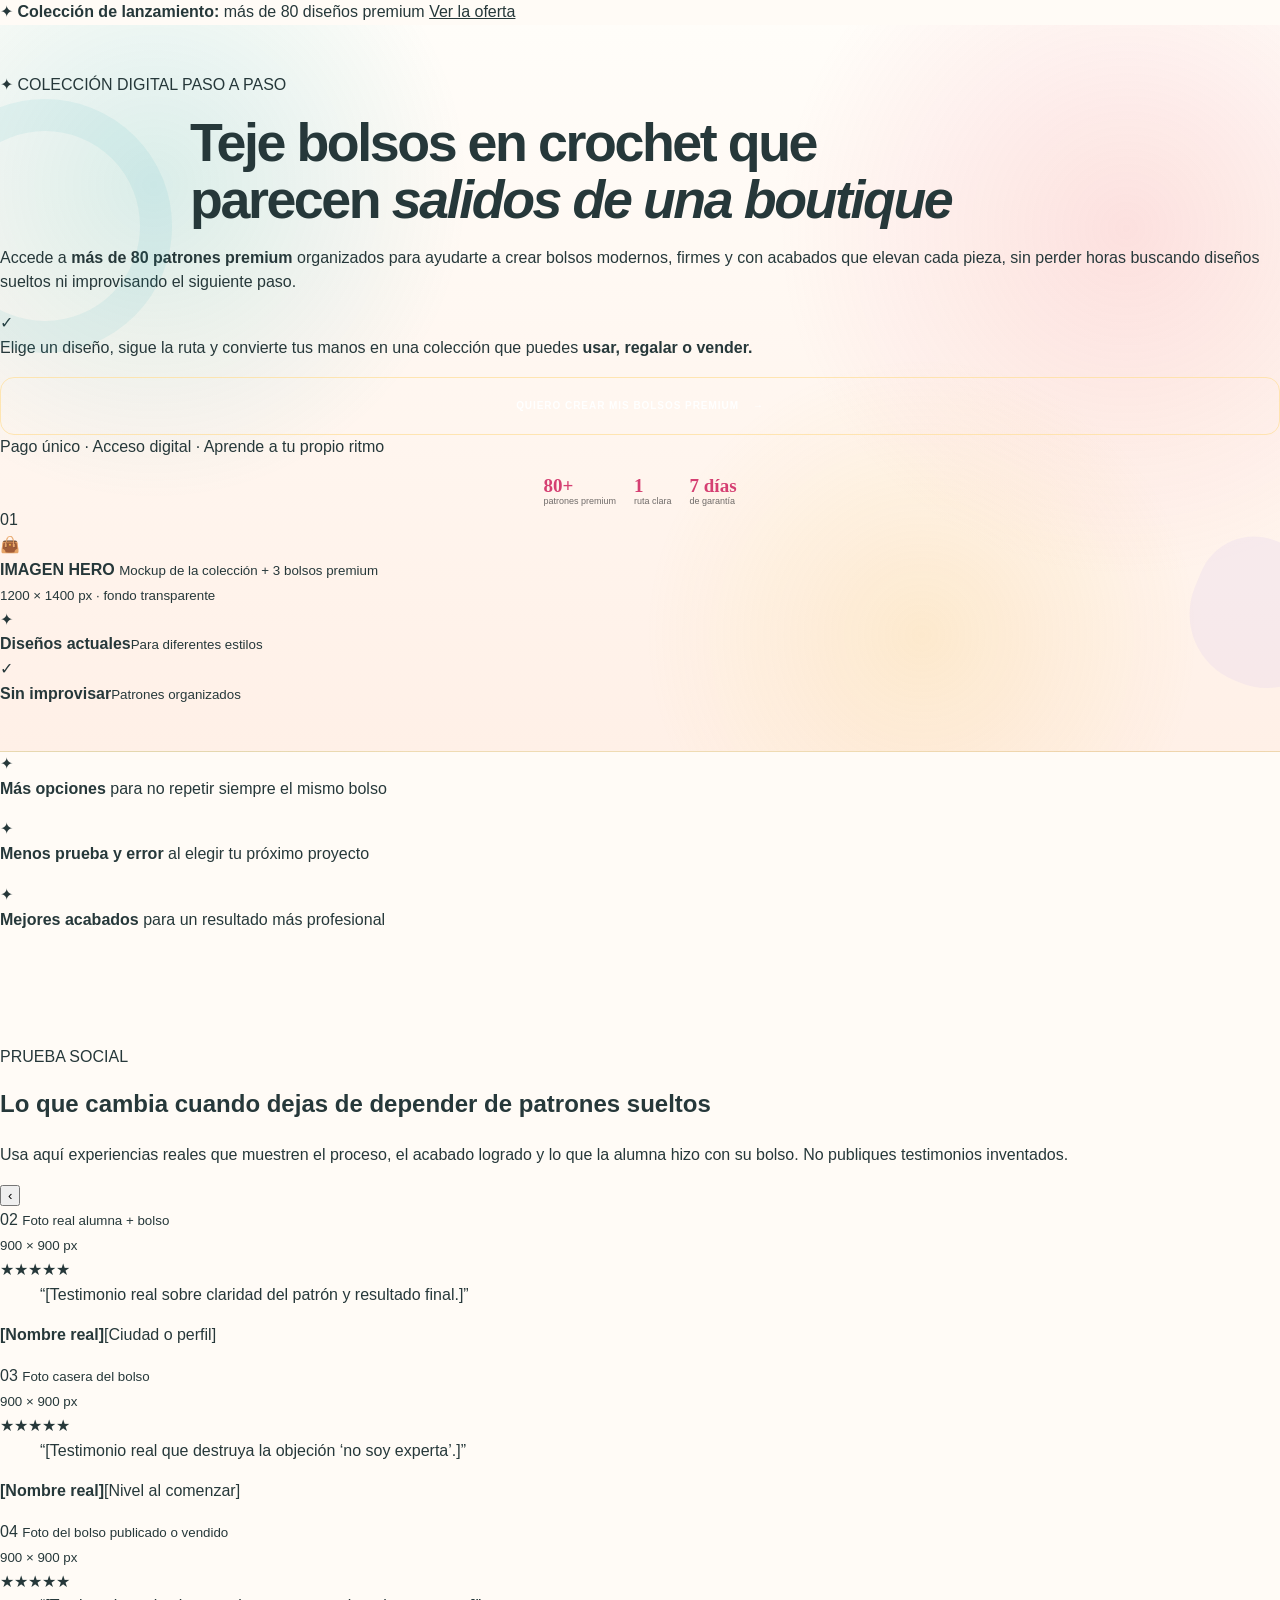
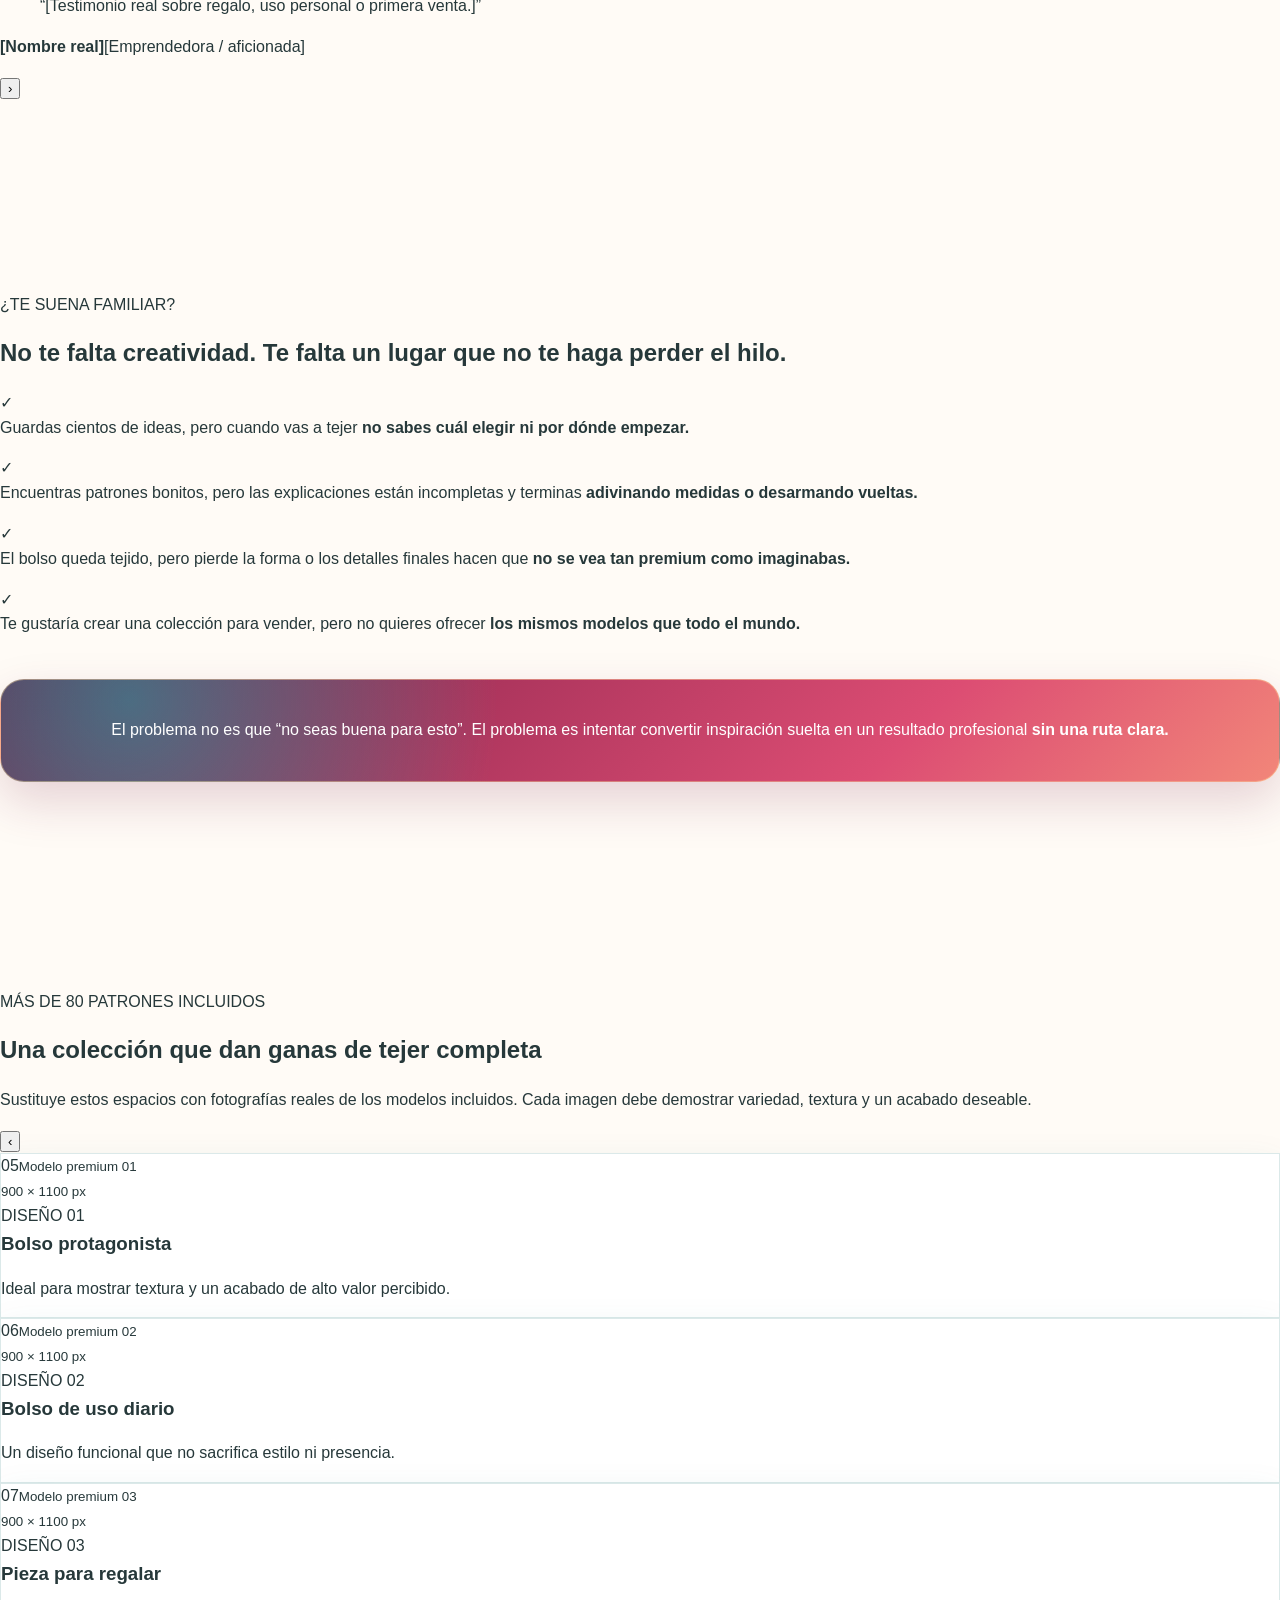
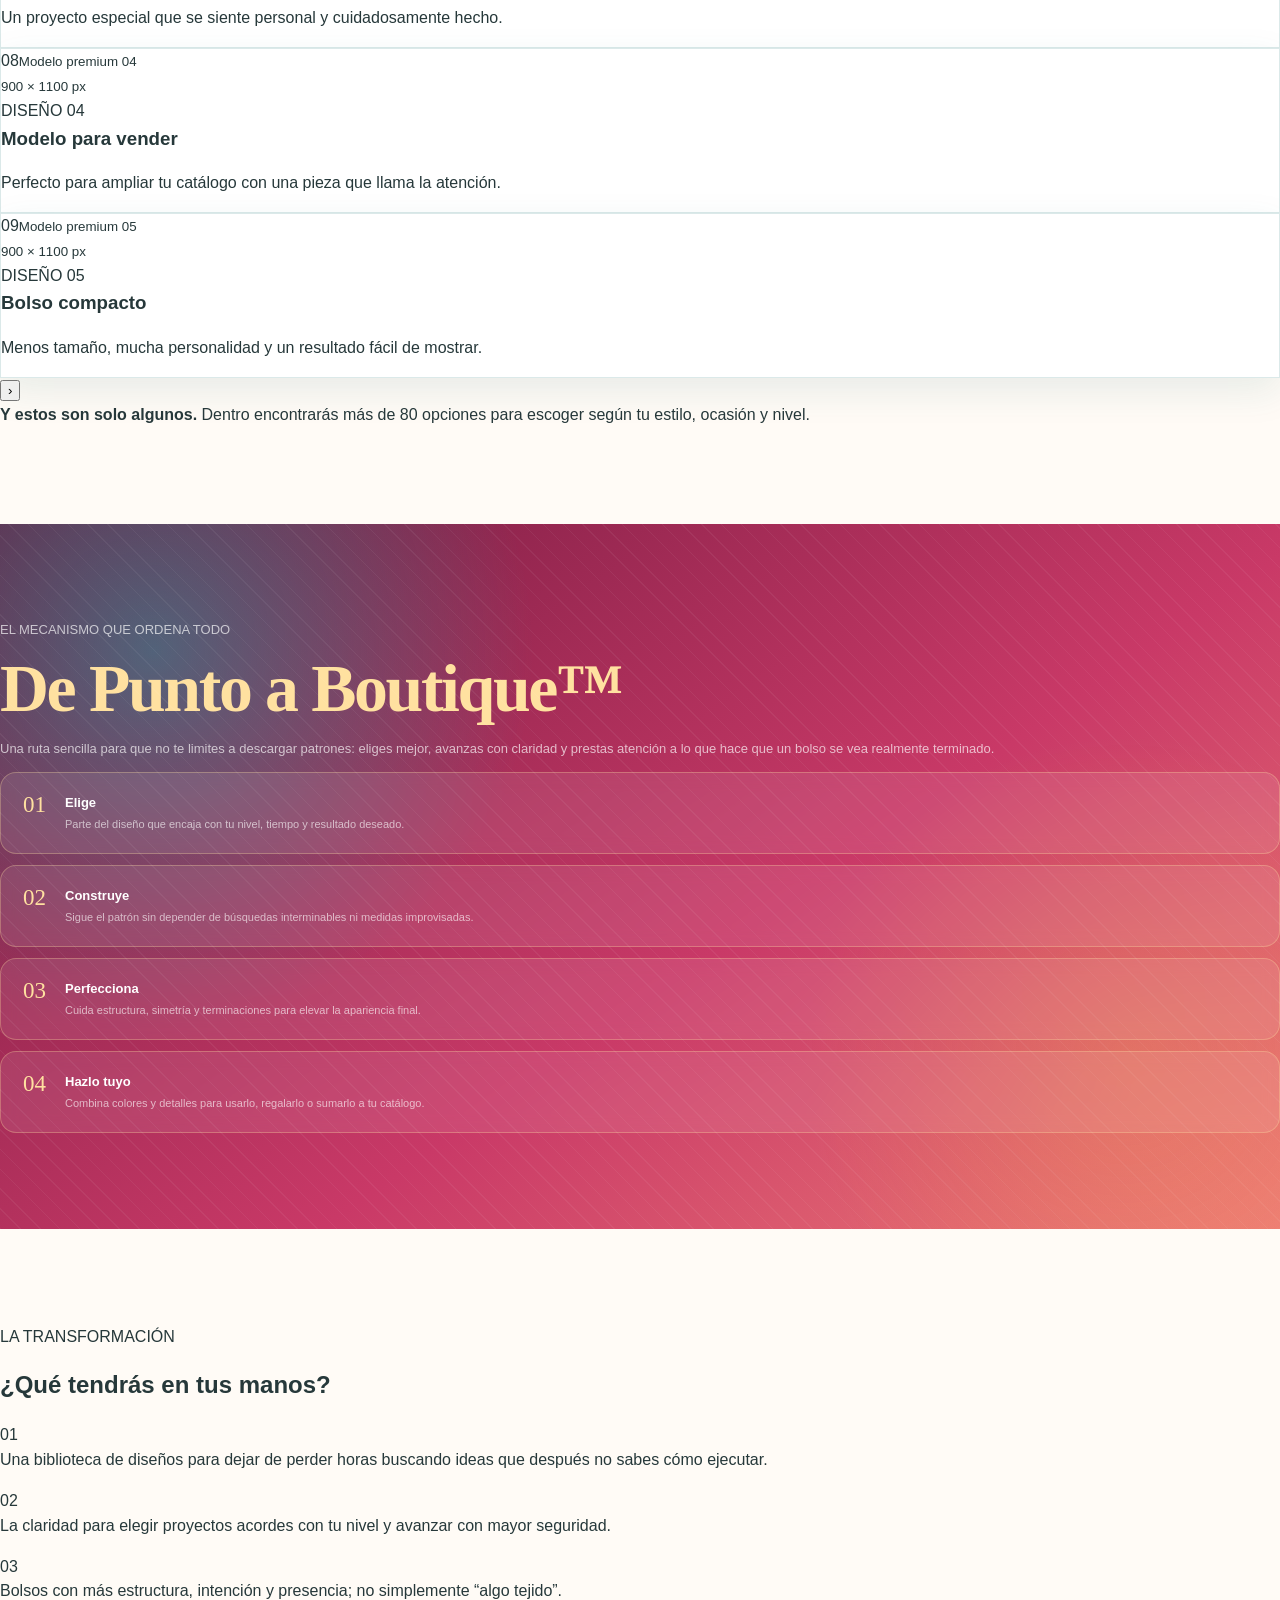
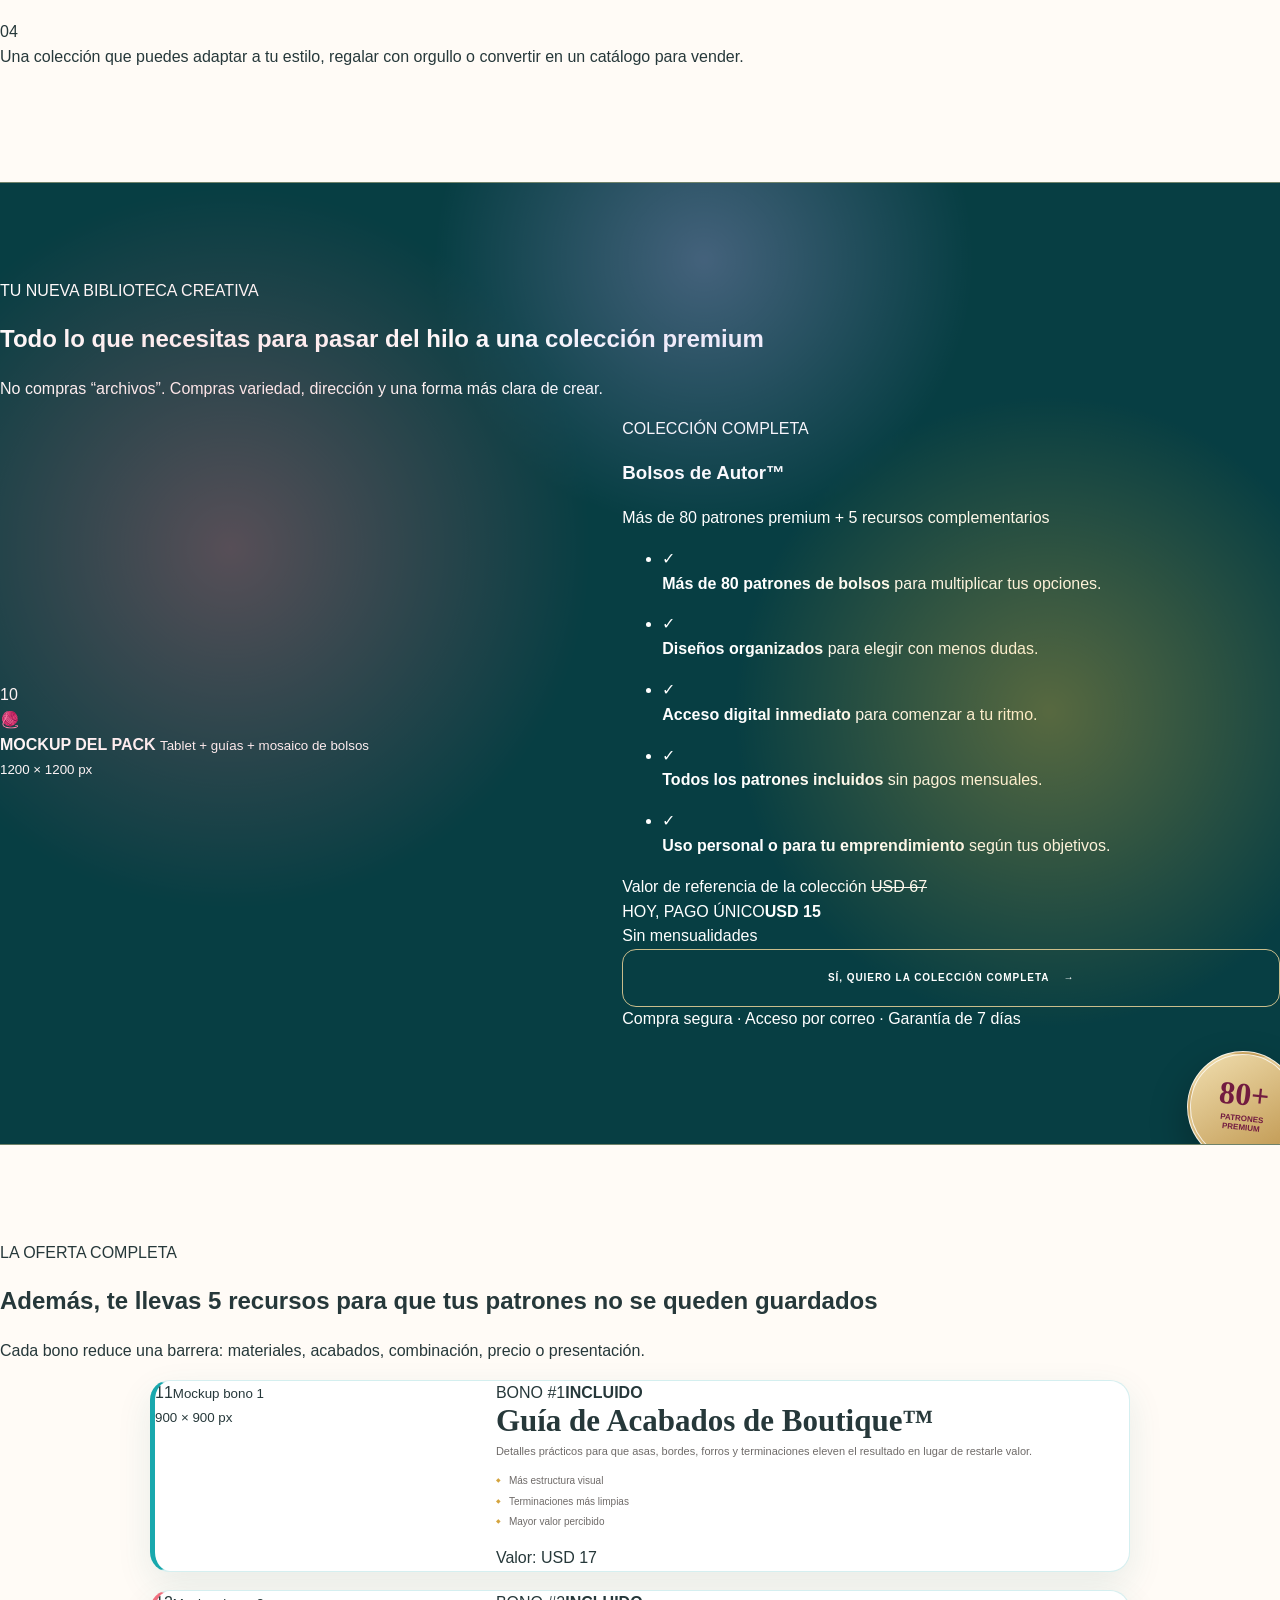
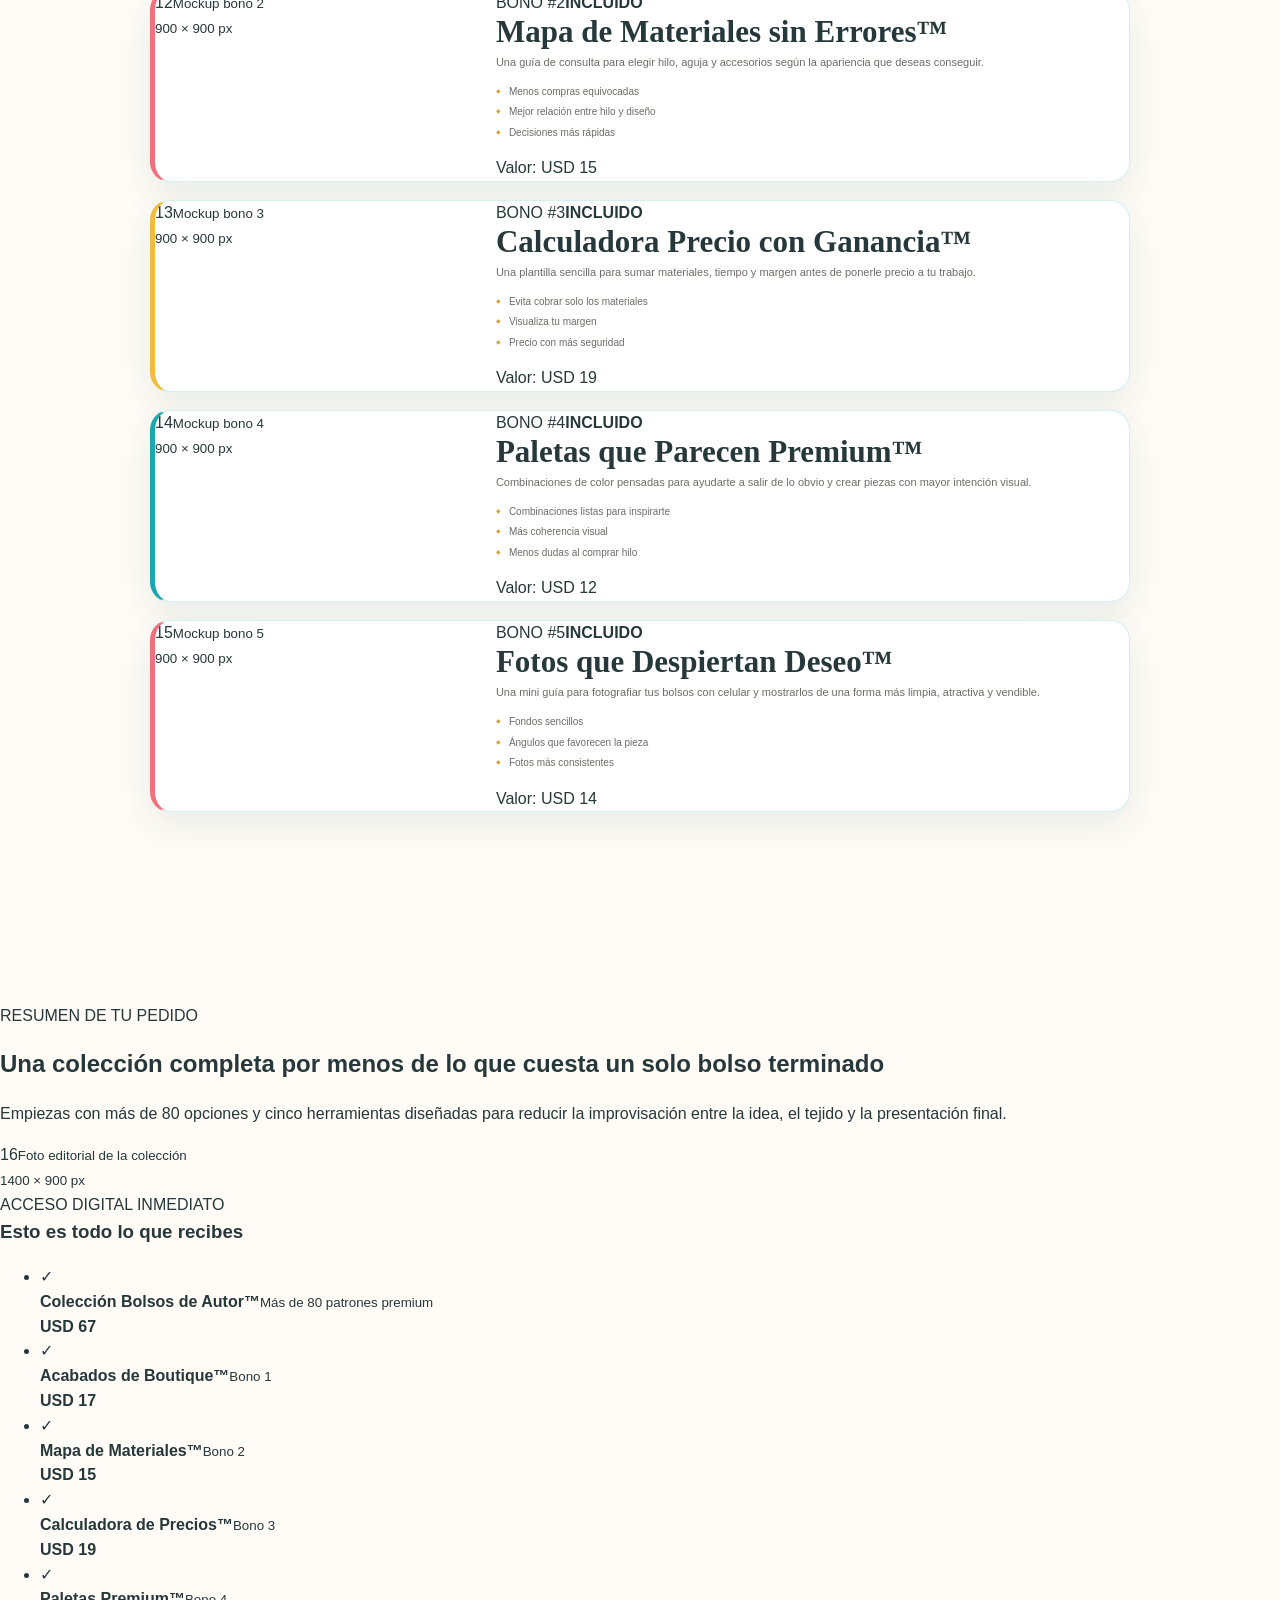
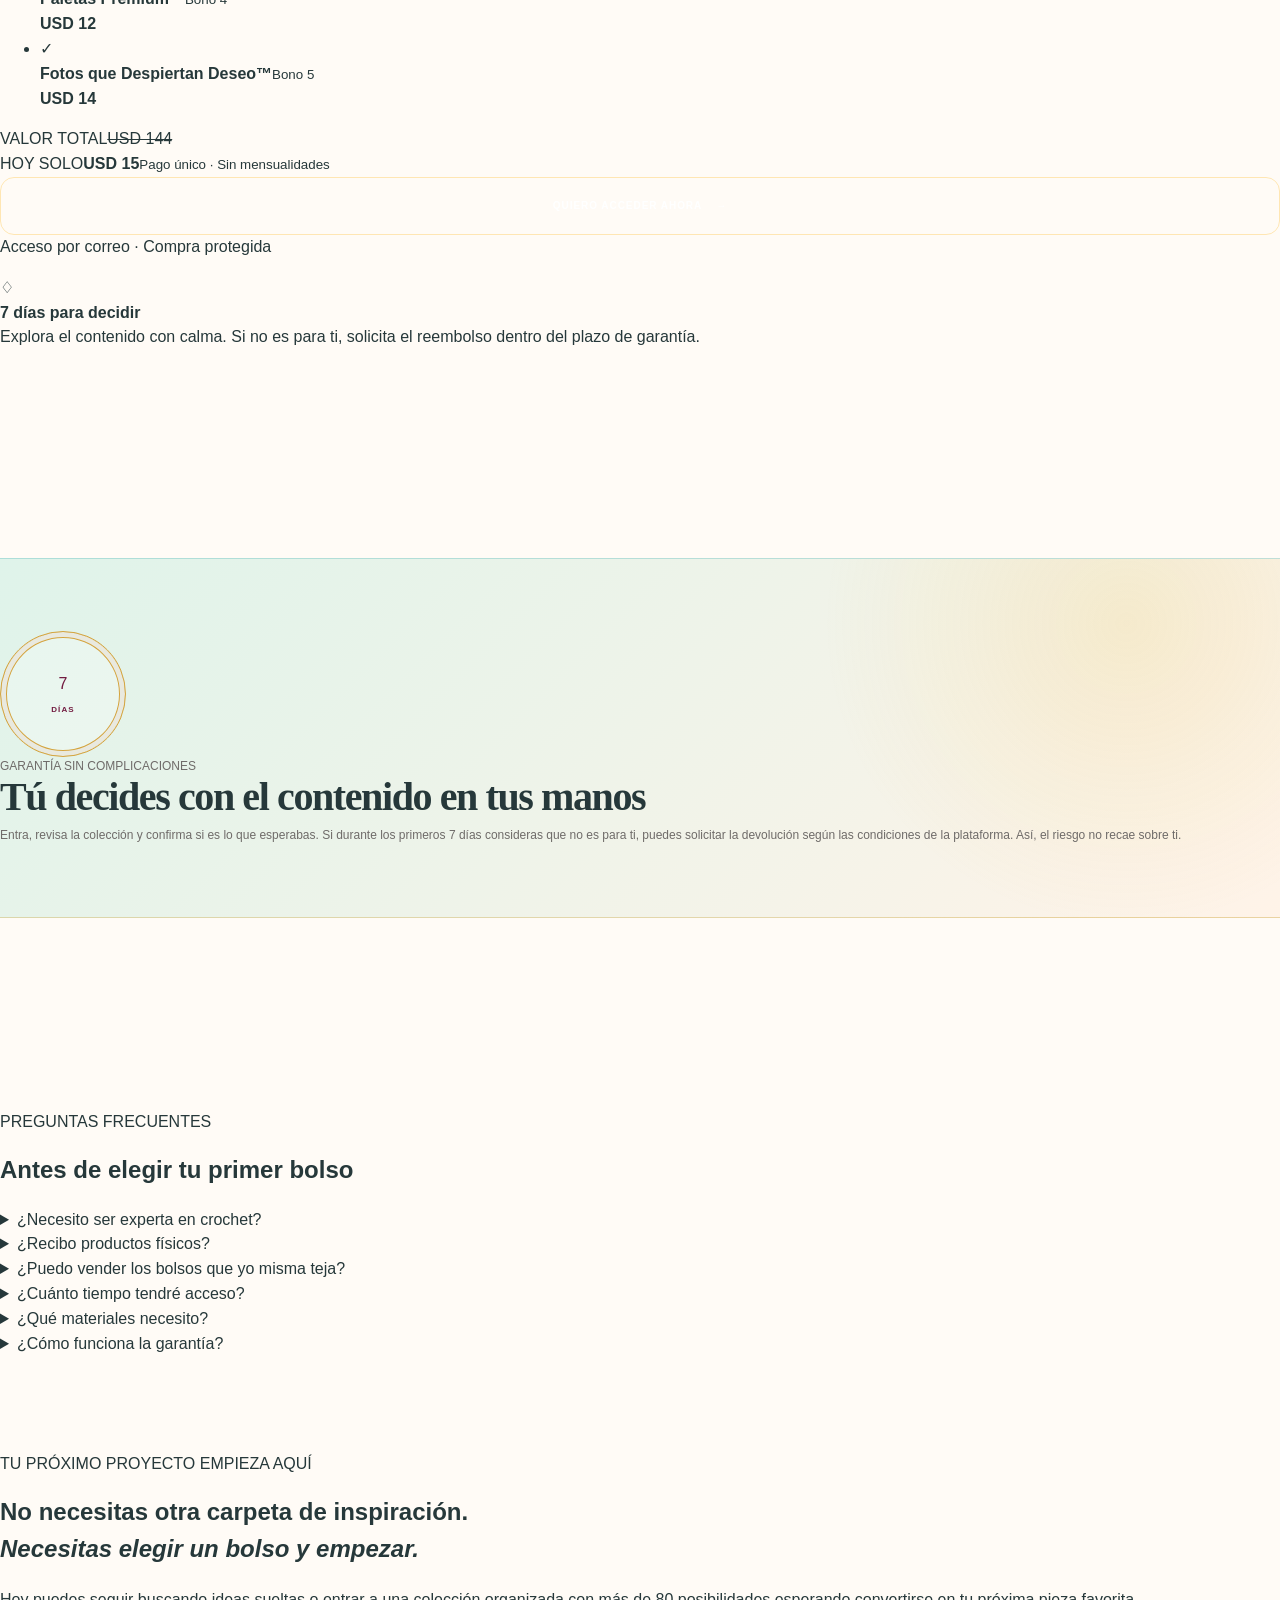
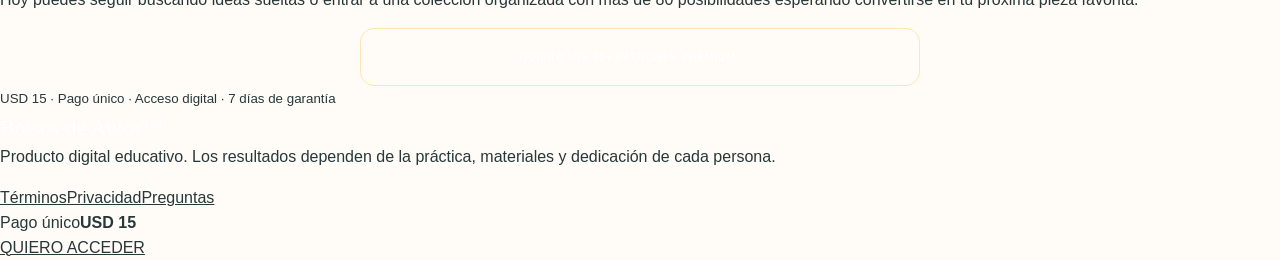
<file: bolsos-crochet.html>
<!doctype html>
<html lang="es">
  <head>
    <meta charset="UTF-8" />
    <meta name="viewport" content="width=device-width, initial-scale=1.0" />
    <meta
      name="description"
      content="Más de 80 patrones premium para tejer bolsos modernos, firmes y con acabados de boutique."
    />
    <meta name="theme-color" content="#7a294b" />
    <title>Bolsos de Autor™ | Más de 80 patrones premium de crochet</title>
    <link rel="preconnect" href="https://fonts.googleapis.com" />
    <link rel="preconnect" href="https://fonts.gstatic.com" crossorigin />
    <link
      href="https://fonts.googleapis.com/css2?family=DM+Sans:wght@400;500;600;700;800&family=Playfair+Display:wght@600;700;800&display=swap"
      rel="stylesheet"
    />
    <link rel="stylesheet" href="styles.css" />
  </head>

  <body>
    <div class="launch-bar">
      <div class="container launch-bar__inner">
        <span class="launch-bar__spark">✦</span>
        <span><strong>Colección de lanzamiento:</strong> más de 80 diseños premium</span>
        <a href="#oferta">Ver la oferta</a>
      </div>
    </div>

    <header class="hero" id="inicio">
      <div class="hero__glow hero__glow--one" aria-hidden="true"></div>
      <div class="hero__glow hero__glow--two" aria-hidden="true"></div>
      <div class="container hero__grid">
        <div class="hero__copy">
          <p class="eyebrow"><span>✦</span> COLECCIÓN DIGITAL PASO A PASO</p>
          <h1>
            Teje bolsos en crochet que parecen
            <em>salidos de una boutique</em>
          </h1>
          <p class="hero__lead">
            Accede a <strong>más de 80 patrones premium</strong> organizados para ayudarte a crear
            bolsos modernos, firmes y con acabados que elevan cada pieza, sin perder horas buscando
            diseños sueltos ni improvisando el siguiente paso.
          </p>

          <div class="hero__outcome">
            <span class="hero__outcome-icon" aria-hidden="true">✓</span>
            <p>
              Elige un diseño, sigue la ruta y convierte tus manos en una colección que puedes
              <strong>usar, regalar o vender.</strong>
            </p>
          </div>

          <a class="button button--primary button--wide" href="#oferta">
            QUIERO CREAR MIS BOLSOS PREMIUM
            <span aria-hidden="true">→</span>
          </a>
          <p class="secure-note">Pago único · Acceso digital · Aprende a tu propio ritmo</p>

          <div class="hero__proof" aria-label="Características principales">
            <div><strong>80+</strong><span>patrones premium</span></div>
            <div><strong>1</strong><span>ruta clara</span></div>
            <div><strong>7 días</strong><span>de garantía</span></div>
          </div>
        </div>

        <div class="hero__visual">
          <!-- IMAGEN 01: reemplaza este div por un <img>. Recomendado: 1200 x 1400 px, WebP. -->
          <div class="image-slot image-slot--hero">
            <span class="image-slot__number">01</span>
            <div class="image-slot__icon">👜</div>
            <strong>IMAGEN HERO</strong>
            <small>Mockup de la colección + 3 bolsos premium<br />1200 × 1400 px · fondo transparente</small>
          </div>
          <div class="floating-card floating-card--top">
            <span>✦</span>
            <div><strong>Diseños actuales</strong><small>Para diferentes estilos</small></div>
          </div>
          <div class="floating-card floating-card--bottom">
            <span>✓</span>
            <div><strong>Sin improvisar</strong><small>Patrones organizados</small></div>
          </div>
        </div>
      </div>
    </header>

    <main>
      <section class="trust-strip" aria-label="Resumen de la oferta">
        <div class="container trust-strip__grid">
          <div><span>✦</span><p><strong>Más opciones</strong> para no repetir siempre el mismo bolso</p></div>
          <div><span>✦</span><p><strong>Menos prueba y error</strong> al elegir tu próximo proyecto</p></div>
          <div><span>✦</span><p><strong>Mejores acabados</strong> para un resultado más profesional</p></div>
        </div>
      </section>

      <section class="section section--warm" id="resultados-reales">
        <div class="container">
          <div class="section-heading section-heading--center">
            <p class="eyebrow">PRUEBA SOCIAL</p>
            <h2>Lo que cambia cuando dejas de depender de patrones sueltos</h2>
            <p>
              Usa aquí experiencias reales que muestren el proceso, el acabado logrado y lo que la
              alumna hizo con su bolso. No publiques testimonios inventados.
            </p>
          </div>

          <div class="carousel-wrap">
            <button class="carousel-arrow carousel-arrow--left" data-carousel-prev="testimonials" aria-label="Ver testimonios anteriores">‹</button>
            <div class="card-carousel" data-carousel="testimonials">
              <article class="testimonial-card">
                <div class="image-slot image-slot--testimonial">
                  <span class="image-slot__number">02</span>
                  <small>Foto real alumna + bolso<br />900 × 900 px</small>
                </div>
                <div class="testimonial-card__body">
                  <div class="stars" aria-label="5 estrellas">★★★★★</div>
                  <blockquote>“[Testimonio real sobre claridad del patrón y resultado final.]”</blockquote>
                  <p><strong>[Nombre real]</strong><span>[Ciudad o perfil]</span></p>
                </div>
              </article>

              <article class="testimonial-card">
                <div class="image-slot image-slot--testimonial">
                  <span class="image-slot__number">03</span>
                  <small>Foto casera del bolso<br />900 × 900 px</small>
                </div>
                <div class="testimonial-card__body">
                  <div class="stars" aria-label="5 estrellas">★★★★★</div>
                  <blockquote>“[Testimonio real que destruya la objeción ‘no soy experta’.]”</blockquote>
                  <p><strong>[Nombre real]</strong><span>[Nivel al comenzar]</span></p>
                </div>
              </article>

              <article class="testimonial-card">
                <div class="image-slot image-slot--testimonial">
                  <span class="image-slot__number">04</span>
                  <small>Foto del bolso publicado o vendido<br />900 × 900 px</small>
                </div>
                <div class="testimonial-card__body">
                  <div class="stars" aria-label="5 estrellas">★★★★★</div>
                  <blockquote>“[Testimonio real sobre regalo, uso personal o primera venta.]”</blockquote>
                  <p><strong>[Nombre real]</strong><span>[Emprendedora / aficionada]</span></p>
                </div>
              </article>
            </div>
            <button class="carousel-arrow carousel-arrow--right" data-carousel-next="testimonials" aria-label="Ver más testimonios">›</button>
          </div>
        </div>
      </section>

      <section class="section section--cream">
        <div class="container narrow">
          <div class="section-heading section-heading--center">
            <p class="eyebrow">¿TE SUENA FAMILIAR?</p>
            <h2>No te falta creatividad. Te falta un lugar que no te haga perder el hilo.</h2>
          </div>

          <div class="pain-card">
            <div class="pain-item"><span>✓</span><p>Guardas cientos de ideas, pero cuando vas a tejer <strong>no sabes cuál elegir ni por dónde empezar.</strong></p></div>
            <div class="pain-item"><span>✓</span><p>Encuentras patrones bonitos, pero las explicaciones están incompletas y terminas <strong>adivinando medidas o desarmando vueltas.</strong></p></div>
            <div class="pain-item"><span>✓</span><p>El bolso queda tejido, pero pierde la forma o los detalles finales hacen que <strong>no se vea tan premium como imaginabas.</strong></p></div>
            <div class="pain-item"><span>✓</span><p>Te gustaría crear una colección para vender, pero no quieres ofrecer <strong>los mismos modelos que todo el mundo.</strong></p></div>
          </div>

          <p class="reframe">
            El problema no es que “no seas buena para esto”. El problema es intentar convertir
            inspiración suelta en un resultado profesional <strong>sin una ruta clara.</strong>
          </p>
        </div>
      </section>

      <section class="section section--white" id="modelos">
        <div class="container">
          <div class="section-heading section-heading--center">
            <p class="eyebrow">MÁS DE 80 PATRONES INCLUIDOS</p>
            <h2>Una colección que dan ganas de tejer completa</h2>
            <p>
              Sustituye estos espacios con fotografías reales de los modelos incluidos. Cada imagen
              debe demostrar variedad, textura y un acabado deseable.
            </p>
          </div>

          <div class="carousel-wrap carousel-wrap--models">
            <button class="carousel-arrow carousel-arrow--left" data-carousel-prev="models" aria-label="Ver modelos anteriores">‹</button>
            <div class="card-carousel card-carousel--models" data-carousel="models">
              <article class="model-card">
                <div class="image-slot image-slot--model"><span class="image-slot__number">05</span><small>Modelo premium 01<br />900 × 1100 px</small></div>
                <div><span>DISEÑO 01</span><h3>Bolso protagonista</h3><p>Ideal para mostrar textura y un acabado de alto valor percibido.</p></div>
              </article>
              <article class="model-card">
                <div class="image-slot image-slot--model"><span class="image-slot__number">06</span><small>Modelo premium 02<br />900 × 1100 px</small></div>
                <div><span>DISEÑO 02</span><h3>Bolso de uso diario</h3><p>Un diseño funcional que no sacrifica estilo ni presencia.</p></div>
              </article>
              <article class="model-card">
                <div class="image-slot image-slot--model"><span class="image-slot__number">07</span><small>Modelo premium 03<br />900 × 1100 px</small></div>
                <div><span>DISEÑO 03</span><h3>Pieza para regalar</h3><p>Un proyecto especial que se siente personal y cuidadosamente hecho.</p></div>
              </article>
              <article class="model-card">
                <div class="image-slot image-slot--model"><span class="image-slot__number">08</span><small>Modelo premium 04<br />900 × 1100 px</small></div>
                <div><span>DISEÑO 04</span><h3>Modelo para vender</h3><p>Perfecto para ampliar tu catálogo con una pieza que llama la atención.</p></div>
              </article>
              <article class="model-card">
                <div class="image-slot image-slot--model"><span class="image-slot__number">09</span><small>Modelo premium 05<br />900 × 1100 px</small></div>
                <div><span>DISEÑO 05</span><h3>Bolso compacto</h3><p>Menos tamaño, mucha personalidad y un resultado fácil de mostrar.</p></div>
              </article>
            </div>
            <button class="carousel-arrow carousel-arrow--right" data-carousel-next="models" aria-label="Ver más modelos">›</button>
          </div>

          <div class="catalog-note">
            <strong>Y estos son solo algunos.</strong>
            <span>Dentro encontrarás más de 80 opciones para escoger según tu estilo, ocasión y nivel.</span>
          </div>
        </div>
      </section>

      <section class="section method" id="metodo">
        <div class="container">
          <div class="method__intro">
            <p class="eyebrow eyebrow--light">EL MECANISMO QUE ORDENA TODO</p>
            <h2>De Punto a Boutique™</h2>
            <p>
              Una ruta sencilla para que no te limites a descargar patrones: eliges mejor, avanzas
              con claridad y prestas atención a lo que hace que un bolso se vea realmente terminado.
            </p>
          </div>

          <div class="method__steps">
            <article><span>01</span><div><h3>Elige</h3><p>Parte del diseño que encaja con tu nivel, tiempo y resultado deseado.</p></div></article>
            <article><span>02</span><div><h3>Construye</h3><p>Sigue el patrón sin depender de búsquedas interminables ni medidas improvisadas.</p></div></article>
            <article><span>03</span><div><h3>Perfecciona</h3><p>Cuida estructura, simetría y terminaciones para elevar la apariencia final.</p></div></article>
            <article><span>04</span><div><h3>Hazlo tuyo</h3><p>Combina colores y detalles para usarlo, regalarlo o sumarlo a tu catálogo.</p></div></article>
          </div>
        </div>
      </section>

      <section class="section section--cream" id="beneficios">
        <div class="container narrow">
          <div class="section-heading section-heading--center">
            <p class="eyebrow">LA TRANSFORMACIÓN</p>
            <h2>¿Qué tendrás en tus manos?</h2>
          </div>
          <div class="benefit-list">
            <div><span>01</span><p>Una biblioteca de diseños para dejar de perder horas buscando ideas que después no sabes cómo ejecutar.</p></div>
            <div><span>02</span><p>La claridad para elegir proyectos acordes con tu nivel y avanzar con mayor seguridad.</p></div>
            <div><span>03</span><p>Bolsos con más estructura, intención y presencia; no simplemente “algo tejido”.</p></div>
            <div><span>04</span><p>Una colección que puedes adaptar a tu estilo, regalar con orgullo o convertir en un catálogo para vender.</p></div>
          </div>
        </div>
      </section>

      <section class="section offer" id="oferta">
        <div class="container">
          <div class="section-heading section-heading--center section-heading--light">
            <p class="eyebrow eyebrow--light">TU NUEVA BIBLIOTECA CREATIVA</p>
            <h2>Todo lo que necesitas para pasar del hilo a una colección premium</h2>
            <p>No compras “archivos”. Compras variedad, dirección y una forma más clara de crear.</p>
          </div>

          <div class="offer__grid">
            <div class="offer__visual">
              <!-- IMAGEN 10: mockup del producto principal. Recomendado: 1200 x 1200 px, WebP transparente. -->
              <div class="image-slot image-slot--offer">
                <span class="image-slot__number">10</span>
                <div class="image-slot__icon">🧶</div>
                <strong>MOCKUP DEL PACK</strong>
                <small>Tablet + guías + mosaico de bolsos<br />1200 × 1200 px</small>
              </div>
              <div class="offer__seal"><strong>80+</strong><span>patrones<br />premium</span></div>
            </div>

            <div class="offer-card">
              <p class="offer-card__kicker">COLECCIÓN COMPLETA</p>
              <h3>Bolsos de Autor™</h3>
              <p class="offer-card__subtitle">Más de 80 patrones premium + 5 recursos complementarios</p>

              <ul class="check-list">
                <li><span>✓</span><p><strong>Más de 80 patrones de bolsos</strong> para multiplicar tus opciones.</p></li>
                <li><span>✓</span><p><strong>Diseños organizados</strong> para elegir con menos dudas.</p></li>
                <li><span>✓</span><p><strong>Acceso digital inmediato</strong> para comenzar a tu ritmo.</p></li>
                <li><span>✓</span><p><strong>Todos los patrones incluidos</strong> sin pagos mensuales.</p></li>
                <li><span>✓</span><p><strong>Uso personal o para tu emprendimiento</strong> según tus objetivos.</p></li>
              </ul>

              <div class="value-box">
                <span>Valor de referencia de la colección</span>
                <del>USD 67</del>
              </div>
              <div class="price-row">
                <div><span>HOY, PAGO ÚNICO</span><strong>USD 15</strong></div>
                <span class="price-badge">Sin mensualidades</span>
              </div>

              <!-- REEMPLAZA TU-CHECKOUT por el identificador real de Hotmart. -->
              <a class="button button--primary button--wide" href="https://pay.hotmart.com/TU-CHECKOUT">
                SÍ, QUIERO LA COLECCIÓN COMPLETA
                <span aria-hidden="true">→</span>
              </a>
              <p class="secure-note secure-note--dark">Compra segura · Acceso por correo · Garantía de 7 días</p>
            </div>
          </div>
        </div>
      </section>

      <section class="section section--cream" id="bonos">
        <div class="container">
          <div class="section-heading section-heading--center">
            <p class="eyebrow">LA OFERTA COMPLETA</p>
            <h2>Además, te llevas 5 recursos para que tus patrones no se queden guardados</h2>
            <p>Cada bono reduce una barrera: materiales, acabados, combinación, precio o presentación.</p>
          </div>

          <div class="bonus-list">
            <article class="bonus-card">
              <div class="image-slot image-slot--bonus"><span class="image-slot__number">11</span><small>Mockup bono 1<br />900 × 900 px</small></div>
              <div class="bonus-card__content"><div class="bonus-card__meta"><span>BONO #1</span><strong>INCLUIDO</strong></div><h3>Guía de Acabados de Boutique™</h3><p>Detalles prácticos para que asas, bordes, forros y terminaciones eleven el resultado en lugar de restarle valor.</p><ul><li>Más estructura visual</li><li>Terminaciones más limpias</li><li>Mayor valor percibido</li></ul><div class="bonus-card__value">Valor: USD 17</div></div>
            </article>

            <article class="bonus-card">
              <div class="image-slot image-slot--bonus"><span class="image-slot__number">12</span><small>Mockup bono 2<br />900 × 900 px</small></div>
              <div class="bonus-card__content"><div class="bonus-card__meta"><span>BONO #2</span><strong>INCLUIDO</strong></div><h3>Mapa de Materiales sin Errores™</h3><p>Una guía de consulta para elegir hilo, aguja y accesorios según la apariencia que deseas conseguir.</p><ul><li>Menos compras equivocadas</li><li>Mejor relación entre hilo y diseño</li><li>Decisiones más rápidas</li></ul><div class="bonus-card__value">Valor: USD 15</div></div>
            </article>

            <article class="bonus-card">
              <div class="image-slot image-slot--bonus"><span class="image-slot__number">13</span><small>Mockup bono 3<br />900 × 900 px</small></div>
              <div class="bonus-card__content"><div class="bonus-card__meta"><span>BONO #3</span><strong>INCLUIDO</strong></div><h3>Calculadora Precio con Ganancia™</h3><p>Una plantilla sencilla para sumar materiales, tiempo y margen antes de ponerle precio a tu trabajo.</p><ul><li>Evita cobrar solo los materiales</li><li>Visualiza tu margen</li><li>Precio con más seguridad</li></ul><div class="bonus-card__value">Valor: USD 19</div></div>
            </article>

            <article class="bonus-card">
              <div class="image-slot image-slot--bonus"><span class="image-slot__number">14</span><small>Mockup bono 4<br />900 × 900 px</small></div>
              <div class="bonus-card__content"><div class="bonus-card__meta"><span>BONO #4</span><strong>INCLUIDO</strong></div><h3>Paletas que Parecen Premium™</h3><p>Combinaciones de color pensadas para ayudarte a salir de lo obvio y crear piezas con mayor intención visual.</p><ul><li>Combinaciones listas para inspirarte</li><li>Más coherencia visual</li><li>Menos dudas al comprar hilo</li></ul><div class="bonus-card__value">Valor: USD 12</div></div>
            </article>

            <article class="bonus-card">
              <div class="image-slot image-slot--bonus"><span class="image-slot__number">15</span><small>Mockup bono 5<br />900 × 900 px</small></div>
              <div class="bonus-card__content"><div class="bonus-card__meta"><span>BONO #5</span><strong>INCLUIDO</strong></div><h3>Fotos que Despiertan Deseo™</h3><p>Una mini guía para fotografiar tus bolsos con celular y mostrarlos de una forma más limpia, atractiva y vendible.</p><ul><li>Fondos sencillos</li><li>Ángulos que favorecen la pieza</li><li>Fotos más consistentes</li></ul><div class="bonus-card__value">Valor: USD 14</div></div>
            </article>
          </div>
        </div>
      </section>

      <section class="section order-section" id="resumen">
        <div class="container order-grid">
          <div class="order-copy">
            <p class="eyebrow">RESUMEN DE TU PEDIDO</p>
            <h2>Una colección completa por menos de lo que cuesta un solo bolso terminado</h2>
            <p>
              Empiezas con más de 80 opciones y cinco herramientas diseñadas para reducir la
              improvisación entre la idea, el tejido y la presentación final.
            </p>
            <!-- IMAGEN 16: fotografía final de varios bolsos juntos. -->
            <div class="image-slot image-slot--summary"><span class="image-slot__number">16</span><small>Foto editorial de la colección<br />1400 × 900 px</small></div>
          </div>

          <aside class="order-card">
            <div class="order-card__top">ACCESO DIGITAL INMEDIATO</div>
            <h3>Esto es todo lo que recibes</h3>
            <ul class="order-list">
              <li><span>✓</span><div><strong>Colección Bolsos de Autor™</strong><small>Más de 80 patrones premium</small></div><b>USD 67</b></li>
              <li><span>✓</span><div><strong>Acabados de Boutique™</strong><small>Bono 1</small></div><b>USD 17</b></li>
              <li><span>✓</span><div><strong>Mapa de Materiales™</strong><small>Bono 2</small></div><b>USD 15</b></li>
              <li><span>✓</span><div><strong>Calculadora de Precios™</strong><small>Bono 3</small></div><b>USD 19</b></li>
              <li><span>✓</span><div><strong>Paletas Premium™</strong><small>Bono 4</small></div><b>USD 12</b></li>
              <li><span>✓</span><div><strong>Fotos que Despiertan Deseo™</strong><small>Bono 5</small></div><b>USD 14</b></li>
            </ul>

            <div class="total-value"><span>VALOR TOTAL</span><del>USD 144</del></div>
            <div class="today-price"><span>HOY SOLO</span><strong>USD 15</strong><small>Pago único · Sin mensualidades</small></div>

            <a class="button button--primary button--wide" href="https://pay.hotmart.com/TU-CHECKOUT">
              QUIERO ACCEDER AHORA
              <span aria-hidden="true">→</span>
            </a>
            <p class="secure-note">Acceso por correo · Compra protegida</p>

            <div class="guarantee-mini"><span>♢</span><div><strong>7 días para decidir</strong><p>Explora el contenido con calma. Si no es para ti, solicita el reembolso dentro del plazo de garantía.</p></div></div>
          </aside>
        </div>
      </section>

      <section class="section guarantee-section">
        <div class="container narrow guarantee">
          <div class="guarantee__seal">7<span>DÍAS</span></div>
          <div>
            <p class="eyebrow">GARANTÍA SIN COMPLICACIONES</p>
            <h2>Tú decides con el contenido en tus manos</h2>
            <p>
              Entra, revisa la colección y confirma si es lo que esperabas. Si durante los primeros
              7 días consideras que no es para ti, puedes solicitar la devolución según las condiciones
              de la plataforma. Así, el riesgo no recae sobre ti.
            </p>
          </div>
        </div>
      </section>

      <section class="section section--cream" id="preguntas">
        <div class="container narrow">
          <div class="section-heading section-heading--center">
            <p class="eyebrow">PREGUNTAS FRECUENTES</p>
            <h2>Antes de elegir tu primer bolso</h2>
          </div>

          <div class="faq-list">
            <details><summary>¿Necesito ser experta en crochet?</summary><p>No. La colección está pensada para que puedas elegir proyectos acordes con tu nivel. Conviene conocer los puntos básicos; después puedes avanzar hacia modelos con más detalle.</p></details>
            <details><summary>¿Recibo productos físicos?</summary><p>No. Es un producto digital. Recibirás las instrucciones de acceso en el correo usado durante la compra.</p></details>
            <details><summary>¿Puedo vender los bolsos que yo misma teja?</summary><p>Sí, puedes vender las piezas terminadas que tú produzcas. Los archivos y patrones no pueden revenderse, copiarse ni compartirse.</p></details>
            <details><summary>¿Cuánto tiempo tendré acceso?</summary><p>El acceso es digital y el pago es único. Recibirás por correo las instrucciones para entrar al contenido, sin mensualidades.</p></details>
            <details><summary>¿Qué materiales necesito?</summary><p>Dependerá del diseño elegido. Cada proyecto debe indicar los materiales recomendados y el bono de materiales te ayudará a tomar mejores decisiones.</p></details>
            <details><summary>¿Cómo funciona la garantía?</summary><p>Dispones de 7 días desde la compra para solicitar el reembolso, de acuerdo con las condiciones de la plataforma de pago.</p></details>
          </div>
        </div>
      </section>

      <section class="final-cta">
        <div class="final-cta__glow" aria-hidden="true"></div>
        <div class="container narrow final-cta__content">
          <p class="eyebrow eyebrow--light">TU PRÓXIMO PROYECTO EMPIEZA AQUÍ</p>
          <h2>No necesitas otra carpeta de inspiración.<br /><em>Necesitas elegir un bolso y empezar.</em></h2>
          <p>
            Hoy puedes seguir buscando ideas sueltas o entrar a una colección organizada con más de
            80 posibilidades esperando convertirse en tu próxima pieza favorita.
          </p>
          <a class="button button--light button--wide" href="https://pay.hotmart.com/TU-CHECKOUT">
            QUIERO MIS 80+ PATRONES PREMIUM
            <span aria-hidden="true">→</span>
          </a>
          <small>USD 15 · Pago único · Acceso digital · 7 días de garantía</small>
        </div>
      </section>
    </main>

    <footer>
      <div class="container footer__inner">
        <a href="#inicio" class="footer__brand">Bolsos de Autor<span>™</span></a>
        <p>Producto digital educativo. Los resultados dependen de la práctica, materiales y dedicación de cada persona.</p>
        <div><a href="#">Términos</a><a href="#">Privacidad</a><a href="#preguntas">Preguntas</a></div>
      </div>
    </footer>

    <div class="mobile-cta" aria-label="Comprar la colección">
      <div><span>Pago único</span><strong>USD 15</strong></div>
      <a href="https://pay.hotmart.com/TU-CHECKOUT">QUIERO ACCEDER</a>
    </div>

    <script src="script.js"></script>
  </body>
</html>
</file>
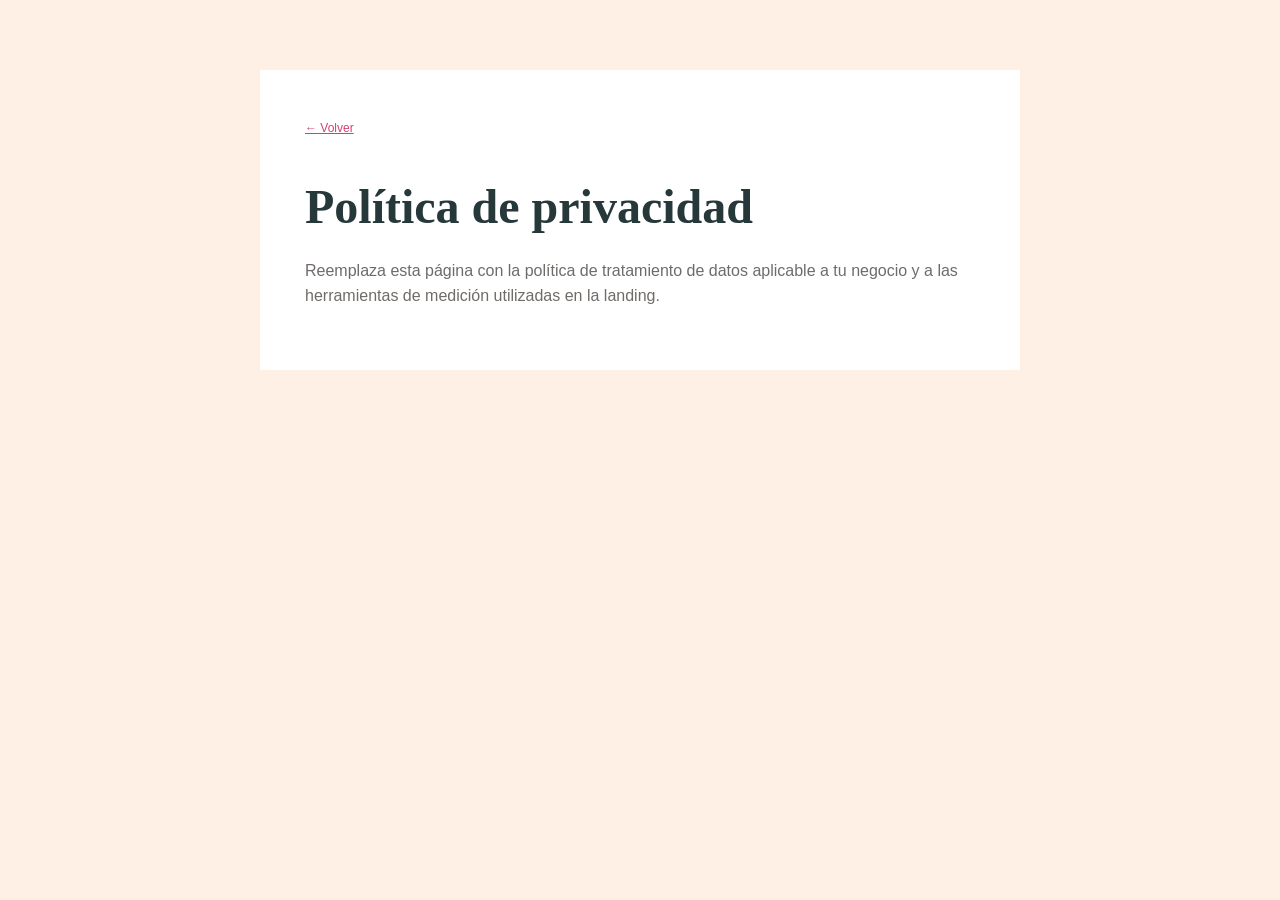
<file: legal/privacidad.html>
<!doctype html><html lang="es"><head><meta charset="UTF-8"><meta name="viewport" content="width=device-width,initial-scale=1"><title>Política de privacidad</title><link rel="stylesheet" href="../styles.css"></head><body class="legal-page"><main><a href="../index.html">← Volver</a><h1>Política de privacidad</h1><p>Reemplaza esta página con la política de tratamiento de datos aplicable a tu negocio y a las herramientas de medición utilizadas en la landing.</p></main></body></html>
</file>
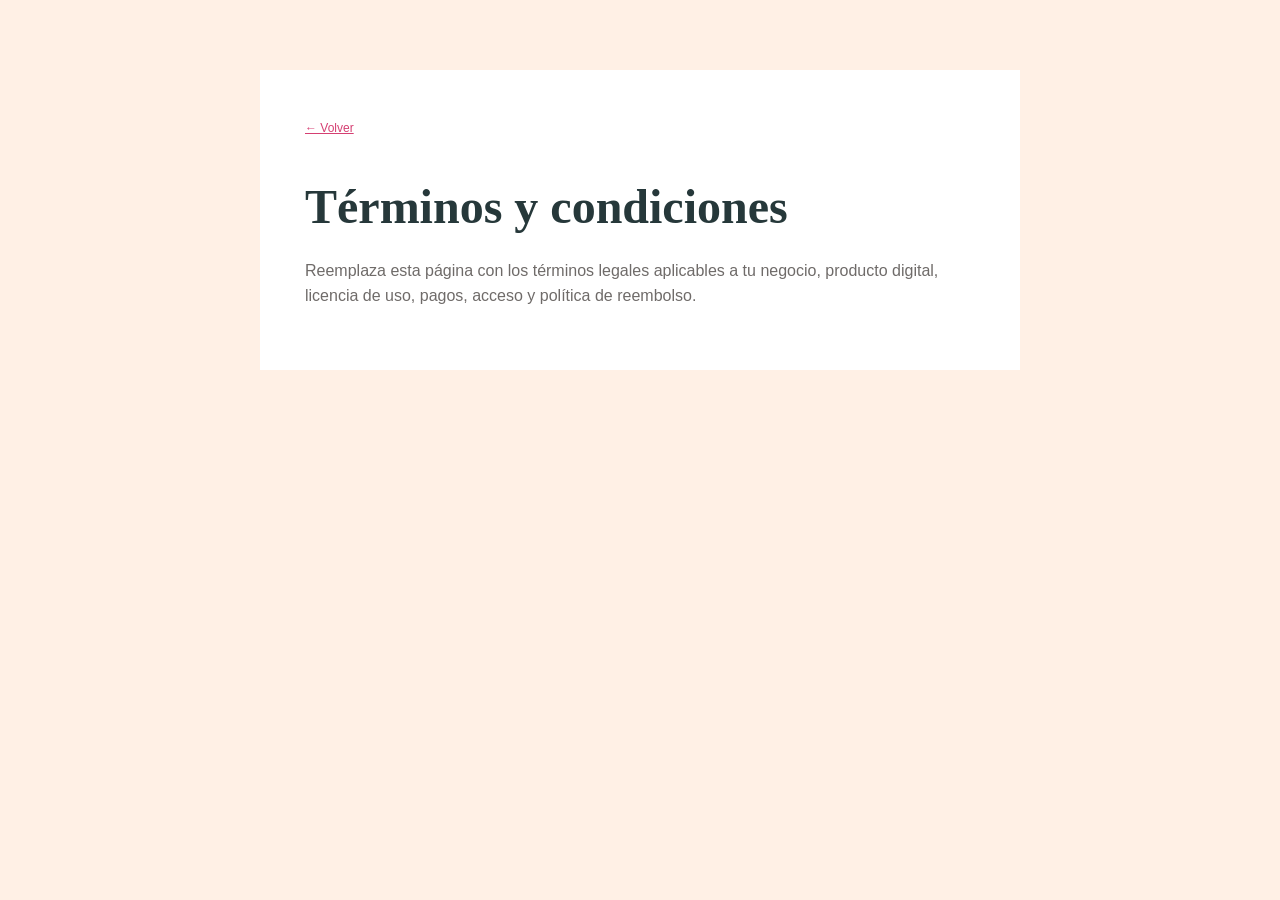
<file: legal/terminos.html>
<!doctype html><html lang="es"><head><meta charset="UTF-8"><meta name="viewport" content="width=device-width,initial-scale=1"><title>Términos y condiciones</title><link rel="stylesheet" href="../styles.css"></head><body class="legal-page"><main><a href="../index.html">← Volver</a><h1>Términos y condiciones</h1><p>Reemplaza esta página con los términos legales aplicables a tu negocio, producto digital, licencia de uso, pagos, acceso y política de reembolso.</p></main></body></html>
</file>
<file: styles.css>
:root {
  --ink: #26383a;
  --muted: #6f6b69;
  --wine: #d53f72;
  --wine-deep: #721b40;
  --wine-soft: #f08a87;
  --cream: #fff0e5;
  --ivory: #fffbf6;
  --paper: #ffffff;
  --gold: #d4a43f;
  --gold-light: #ffe1a0;
  --sage: #22a59d;
  --turquoise: #19a8ad;
  --mint: #c8eadb;
  --coral: #f16f7e;
  --sun: #f2bb3b;
  --lilac: #b9a7e8;
  --line: rgba(31, 119, 118, 0.16);
  --line-light: rgba(255, 255, 255, 0.15);
  --serif: "Fraunces", Georgia, serif;
  --sans: "Manrope", Arial, sans-serif;
  --shell: 1180px;
  --shadow: 0 24px 65px rgba(31, 103, 103, 0.16);
  --shadow-soft: 0 13px 35px rgba(31, 103, 103, 0.1);
}

* { box-sizing: border-box; }
html { scroll-behavior: smooth; }
body { margin: 0; color: var(--ink); background: var(--ivory); font-family: var(--sans); line-height: 1.55; -webkit-font-smoothing: antialiased; }
body::selection { color: #fff; background: var(--wine); }
img { max-width: 100%; }
a { color: inherit; }
p, h1, h2, h3, blockquote { margin-top: 0; }
.shell { width: min(calc(100% - 42px), var(--shell)); margin-inline: auto; }
.shell--narrow { max-width: 900px; }

.announcement { color:#fff8e8; border-bottom:1px solid rgba(255,225,160,.38); background:linear-gradient(90deg,#6e173d,#b83263 48%,#08767a); font-size:10px; letter-spacing:.16em; }
.announcement__inner { min-height: 39px; display: flex; align-items: center; justify-content: center; gap: 12px; text-align: center; }
.announcement__diamond { color: var(--gold); font-size: 7px; }

.hero { position:relative; overflow:hidden; padding:48px 0 44px; border-bottom:1px solid rgba(212,164,63,.38); background:radial-gradient(circle at 12% 22%,rgba(25,168,173,.16),transparent 25%),radial-gradient(circle at 88% 28%,rgba(241,111,126,.18),transparent 28%),radial-gradient(circle at 72% 84%,rgba(242,187,59,.16),transparent 25%),linear-gradient(180deg,#fffdf9,#fff0e7); }
.hero::before { content:""; position:absolute; top:74px; left:-82px; width:190px; height:190px; border:32px solid rgba(25,168,173,.08); border-radius:50%; }
.hero::after { content:""; position:absolute; right:-55px; bottom:65px; width:145px; height:145px; border-radius:42% 58% 48% 52%; background:rgba(185,167,232,.12); transform:rotate(22deg); }
.hero__texture, .closing__texture { position:absolute; inset:0; opacity:.17; pointer-events:none; background-image:linear-gradient(90deg,rgba(25,168,173,.05) 1px,transparent 1px),linear-gradient(rgba(241,111,126,.045) 1px,transparent 1px); background-size:46px 46px; mask-image:linear-gradient(#000,transparent 92%); }
.hero__inner { position: relative; z-index: 1; max-width: 940px; text-align: center; }
.hero__eyebrow { display:inline-block; margin:0 auto 21px; padding:9px 20px; color:#fff8e5; border:1px solid rgba(255,225,160,.62); border-radius:999px; background:linear-gradient(90deg,var(--wine-deep),#9c2857); box-shadow:0 9px 24px rgba(114,27,64,.18); font-size:9px; font-weight:600; letter-spacing:.18em; }
.hero h1 { max-width:900px; margin:0 auto 18px; font-family:var(--sans); font-size:clamp(36px,4.2vw,58px); font-weight:800; letter-spacing:-.045em; line-height:1.06; text-wrap:balance; }
.hero h1 span { position: relative; z-index: 1; display: inline-block; white-space: nowrap; }
.hero h1 span::after { content:""; position:absolute; z-index:-1; right:-5px; bottom:2px; left:-5px; height:25%; border-radius:999px; background:linear-gradient(90deg,rgba(25,168,173,.7),rgba(242,187,59,.72),rgba(241,111,126,.7)); transform:rotate(-.5deg); }
.hero__desire { display:inline-block; max-width:790px; margin:0 auto 18px; padding:12px 24px; color:var(--wine-deep); border:1px solid rgba(25,168,173,.42); border-radius:16px; background:rgba(255,255,255,.88); box-shadow:0 12px 32px rgba(25,168,173,.08); font-size:clamp(15px,1.8vw,20px); font-weight:600; line-height:1.35; }
.hero__objection { margin:0 auto 22px; color:#615f5e; font-size:clamp(14px,1.55vw,18px); font-weight:500; }
.hero__media { width: min(100%,465px); margin: 0 auto 21px; }
.hero__description { max-width:820px; margin:0 auto 20px; color:#615f5e; font-size:clamp(13px,1.5vw,16px); line-height:1.67; }
.hero__description strong { color:var(--ink); font-weight:800; }
.hero__proof { display:flex; align-items:center; justify-content:center; gap:18px; }
.hero__proof div { display:grid; gap:0; }
.hero__proof strong { color:var(--wine); font-family:var(--serif); font-size:19px; line-height:1; }
.hero__proof span { color:var(--muted); font-size:9px; }
.hero__proof i { width:1px; height:28px; background:var(--line); }

.media-placeholder, .media { display:block; width:100%; overflow:hidden; border:1px solid rgba(25,168,173,.2); background:radial-gradient(circle at 48% 38%,rgba(255,255,255,.9),transparent 25%),repeating-linear-gradient(135deg,rgba(25,168,173,.035) 0,rgba(25,168,173,.035) 2px,transparent 2px,transparent 14px),linear-gradient(145deg,#e3f4ee,#f9dfe4); object-fit:cover; }
.media-placeholder { position:relative; display:grid; place-items:center; color:rgba(75,23,43,.74); text-align:center; }
.media-placeholder__index { position:absolute; top:13px; left:13px; display:grid; width:30px; height:30px; place-items:center; color:#fff; border-radius:50%; background:var(--wine); font-size:9px; font-weight:800; }
.media-placeholder__copy { display:grid; gap:4px; max-width:80%; justify-items:center; padding:28px; }
.media-placeholder__copy small { color:var(--wine); font-size:9px; font-weight:800; letter-spacing:.15em; }
.media-placeholder__copy strong { font-family:var(--serif); font-size:clamp(19px,2.3vw,29px); line-height:1; }
.media-placeholder__copy p { margin:3px 0; color:rgba(75,23,43,.58); font-size:10px; }
.media-placeholder__copy em { color:rgba(75,23,43,.48); font-size:8px; font-style:normal; letter-spacing:.09em; }
.media-placeholder--hero { aspect-ratio:1; border:6px solid #fff; border-radius:24px; box-shadow:0 28px 70px rgba(20,112,112,.2); }
.media--hero { height:auto; aspect-ratio:auto; object-fit:contain; object-position:center; border:6px solid #fff; border-radius:24px; box-shadow:0 28px 70px rgba(20,112,112,.2),0 0 0 1px rgba(212,164,63,.22); }
.media-placeholder--story { aspect-ratio:1/.86; border:0; }
.media--story { width:100%; height:auto; aspect-ratio:1; border:0; object-fit:cover; object-position:center; }
.media-placeholder--model { aspect-ratio:3/4; border:0; }
.media-placeholder--portrait { aspect-ratio:4/5; border-radius:3px; }
.media-placeholder--pack { aspect-ratio:1; border-color:rgba(255,255,255,.2); border-radius:4px; box-shadow:0 30px 80px rgba(0,0,0,.3); }
.media--pack { height:auto; aspect-ratio:1; border:4px solid rgba(255,255,255,.88); border-radius:18px; box-shadow:0 30px 80px rgba(0,0,0,.3); object-fit:contain; object-position:center; }
.media-placeholder--bonus { aspect-ratio:1; border:0; }
.media--bonus { height:100%; min-height:100%; aspect-ratio:1; border:0; object-fit:cover; object-position:center; }
.media-placeholder--landscape { aspect-ratio:14/9; margin-top:28px; border-radius:3px; }
.media--summary { aspect-ratio:14/9; margin-top:28px; border:0; border-radius:18px; object-fit:cover; object-position:center; box-shadow:0 18px 42px rgba(13,102,106,.14); }

.editorial-strip { overflow:hidden; color:#fff8e8; border-bottom:1px solid rgba(255,225,160,.34); background:linear-gradient(90deg,#08767a,#0e555c 62%,#721b40); }
.editorial-strip__track { min-width:max-content; min-height:55px; display:flex; align-items:center; justify-content:center; gap:29px; padding-inline:25px; font-size:10px; font-weight:700; letter-spacing:.18em; }
.editorial-strip__track i { color:var(--gold-light); font-size:6px; }

.section { padding:96px 0; }
.section-title { margin-bottom:43px; }
.section-title--center { max-width:800px; margin-right:auto; margin-left:auto; text-align:center; }
.kicker { display:block; margin-bottom:11px; color:var(--wine); font-size:9px; font-weight:800; letter-spacing:.18em; text-transform:uppercase; }
.kicker--gold { color:var(--gold-light); }
.section-title h2, .method h2, .outcomes h2, .summary h2, .guarantee h2, .closing h2 { margin-bottom:14px; font-family:var(--serif); font-size:clamp(38px,4.4vw,56px); font-weight:700; letter-spacing:-.035em; line-height:1.06; }
.section-title > p:last-child { max-width:690px; margin:0 auto; color:var(--muted); font-size:13px; }

.social-proof { padding-top:76px; background:radial-gradient(circle at 5% 12%,rgba(25,168,173,.1),transparent 26%),radial-gradient(circle at 94% 82%,rgba(185,167,232,.13),transparent 28%),linear-gradient(180deg,#fff,#fff8f2); }
.proof-heading { max-width:760px; margin-bottom:30px; }
.proof-heading h2 { color:var(--ink); font-family:var(--serif); font-size:clamp(31px,3.5vw,45px); font-weight:700; letter-spacing:-.03em; line-height:1.1; }
.proof-heading mark { padding:0 .08em; color:inherit; background:linear-gradient(transparent 61%,rgba(242,187,59,.55) 61%); box-decoration-break:clone; -webkit-box-decoration-break:clone; }
.proof-heading > p:last-child { max-width:650px; color:var(--muted); font-size:12px; line-height:1.65; }
.proof-heading > p:last-child strong { color:var(--ink); }
.social-proof .carousel-shell { max-width:920px; margin-inline:auto; }
.carousel-shell { position:relative; }
.carousel { display:grid; grid-auto-flow:column; gap:19px; overflow-x:auto; padding:3px 2px 25px; scroll-behavior:smooth; scroll-snap-type:x mandatory; scrollbar-width:none; }
.carousel::-webkit-scrollbar { display:none; }
.carousel--three { grid-auto-columns:calc((100% - 38px)/3); }
.carousel--four { grid-auto-columns:calc((100% - 57px)/4); }
.carousel-button { position:absolute; z-index:3; top:50%; display:grid; width:43px; height:43px; place-items:center; padding:0 0 3px; color:#fff; border:1px solid rgba(255,225,160,.52); border-radius:50%; background:#0d666a; box-shadow:0 10px 26px rgba(13,102,106,.24); cursor:pointer; font-family:var(--serif); font-size:27px; transform:translateY(-50%); }
.carousel-button--prev { left:-21px; }
.carousel-button--next { right:-21px; }
.story-card, .model-card { overflow:hidden; border:1px solid var(--line); background:#fff; box-shadow:var(--shadow-soft); scroll-snap-align:start; }
.social-proof .carousel { padding-bottom:18px; scrollbar-width:thin; scrollbar-color:#b89a60 #e9e4d8; }
.social-proof .carousel::-webkit-scrollbar { display:block; height:7px; }
.social-proof .carousel::-webkit-scrollbar-track { background:#e9e4d8; }
.social-proof .carousel::-webkit-scrollbar-thumb { border-radius:999px; background:#b89a60; }
.social-proof .carousel-button { color:#fff8e8; background:#0d666a; box-shadow:none; }
.social-proof .story-card { border-color:rgba(25,168,173,.22); border-radius:18px; background:#fff; box-shadow:0 13px 32px rgba(34,116,116,.1); }
.social-proof .story-card:nth-child(4n+1) { border-top:4px solid var(--turquoise); }
.social-proof .story-card:nth-child(4n+2) { border-top:4px solid var(--sun); }
.social-proof .story-card:nth-child(4n+3) { border-top:4px solid var(--coral); }
.social-proof .story-card:nth-child(4n+4) { border-top:4px solid var(--lilac); }
.social-proof .media-placeholder--story { aspect-ratio:1/.96; }
.story-card__body { display:flex; min-height:270px; flex-direction:column; padding:16px 14px 20px; text-align:center; }
.rating { color:#b98d3d; font-size:12px; letter-spacing:.1em; }
.story-card__identity { display:grid; gap:2px; margin:8px 0 10px; }
.story-card__identity strong { color:var(--ink); font-size:11px; }
.story-card__identity small { color:#9a6b79; font-size:8px; letter-spacing:.12em; }
.story-card blockquote { flex:1; margin:0; color:#65535a; font-family:var(--sans); font-size:10px; font-style:normal; line-height:1.68; text-align:left; }

.problem { background:radial-gradient(circle at 90% 12%,rgba(242,187,59,.12),transparent 25%),linear-gradient(180deg,#fff1e6,#fffaf5); }
.problem__list { overflow:hidden; border:1px solid var(--line); border-radius:20px; background:#fff; box-shadow:var(--shadow-soft); }
.problem__list article { display:grid; grid-template-columns:63px 1fr; align-items:center; border-bottom:1px solid var(--line); }
.problem__list article > span { display:grid; min-height:96px; place-items:center; color:#08767a; border-right:1px solid var(--line); background:linear-gradient(145deg,rgba(200,234,219,.5),rgba(255,240,229,.5)); font-family:var(--serif); font-size:21px; }
.problem__list p { margin:0; padding:21px 25px; color:var(--muted); font-size:14px; }
.problem__list strong { color:var(--ink); }
.reframe { margin-top:42px; padding:38px; color:#fff; border:1px solid rgba(255,225,160,.42); border-radius:24px; background:radial-gradient(circle at 10% 20%,rgba(25,168,173,.55),transparent 32%),linear-gradient(135deg,#7b1c46,#dc4d73 70%,#f28679); text-align:center; box-shadow:0 20px 48px rgba(114,27,64,.18); }
.reframe p { max-width:710px; margin:0 auto; color:rgba(255,255,255,.68); font-size:13px; }
.reframe h3 { max-width:760px; margin:13px auto; color:var(--gold-light); font-family:var(--serif); font-size:clamp(25px,3vw,34px); font-weight:600; line-height:1.1; }
.reframe p strong { color:#fff; }

.collection { overflow:hidden; color:#fff; border-top:3px solid var(--sun); border-bottom:3px solid var(--coral); background:radial-gradient(circle at 8% 8%,rgba(241,111,126,.28),transparent 27%),radial-gradient(circle at 90% 90%,rgba(242,187,59,.2),transparent 30%),linear-gradient(145deg,#073e43,#0d666a 58%,#145158); }
.collection-heading { max-width:700px; margin-bottom:29px; }
.collection-heading h2 { color:#fff; font-family:var(--serif); font-size:clamp(31px,3.6vw,46px); font-weight:700; letter-spacing:-.03em; line-height:1.1; }
.collection-heading h2 span { color:var(--gold-light); }
.collection-heading > p:last-child { color:rgba(255,255,255,.72); font-size:11px; line-height:1.65; }
.collection-heading > p:last-child strong { color:#fff; }
.collection .carousel-shell { position:relative; left:50%; width:min(100vw,1500px); margin-left:-50vw; padding-inline:12px; transform:none; }
.collection .carousel { grid-auto-columns:255px; gap:12px; padding-bottom:8px; }
.collection .carousel-button { display:none; }
.collection .model-card { position:relative; min-height:320px; border-color:rgba(255,225,160,.42); border-radius:18px; background:#0d666a; box-shadow:0 14px 34px rgba(3,33,36,.26); }
.collection .model-card::after { content:""; position:absolute; z-index:1; inset:37% 0 0; background:linear-gradient(transparent,rgba(4,38,42,.97)); pointer-events:none; }
.collection .media--model { position:absolute; inset:0; width:100%; height:100%; object-fit:cover; object-position:center; }
.collection .media-placeholder--model { height:100%; aspect-ratio:auto; }
.collection .media-placeholder--model::after { content:""; position:absolute; inset:40% 0 0; background:linear-gradient(transparent,rgba(4,38,42,.97)); }
.collection .model-card > div:last-child { position:absolute; z-index:2; right:0; bottom:0; left:0; padding:50px 14px 13px; text-align:left; }
.collection .model-card > div:last-child small { color:var(--gold-light); font-size:8px; font-weight:800; letter-spacing:.12em; }
.collection .model-card h3 { margin:3px 0 2px; color:#fff; font-family:var(--serif); font-size:16px; font-weight:600; letter-spacing:.01em; line-height:1.1; text-transform:uppercase; }
.collection .model-card p { margin:0; color:rgba(255,255,255,.72); font-size:8px; font-weight:600; letter-spacing:.08em; text-transform:uppercase; }
.collection__note { margin:22px 0 0; color:rgba(255,255,255,.62); font-size:10px; text-align:center; }
.collection__note strong { color:var(--gold-light); }
.collection__swipe { display:none; }
.collection-benefits { max-width:760px; margin:42px auto 0; padding-top:34px; border-top:1px solid rgba(234,215,170,.34); }
.collection-benefits h3 { margin:0 0 20px; color:var(--gold-light); font-family:var(--serif); font-size:28px; font-weight:600; text-align:center; }
.collection-benefits ul { display:grid; gap:14px; margin:0; padding:0; list-style:none; }
.collection-benefits li { display:grid; grid-template-columns:16px 1fr; gap:8px; align-items:start; }
.collection-benefits li > span { color:var(--gold); font-size:9px; line-height:1.9; }
.collection-benefits p { margin:0; color:rgba(255,255,255,.7); font-size:11px; line-height:1.6; }
.collection-benefits strong { color:#fff; }

.method { position:relative; overflow:hidden; color:#fff; background:radial-gradient(circle at 12% 18%,rgba(25,168,173,.48),transparent 30%),radial-gradient(circle at 88% 76%,rgba(242,187,59,.2),transparent 26%),linear-gradient(145deg,#711a40,#c93967 58%,#ee7c76); }
.method::after { content:""; position:absolute; inset:0; opacity:.055; pointer-events:none; background-image:repeating-linear-gradient(45deg,#fff 0,#fff 1px,transparent 1px,transparent 14px); }
.method__grid { position:relative; z-index:1; display:grid; grid-template-columns:.75fr 1.25fr; gap:78px; align-items:center; }
.method h2 { color:var(--gold-light); font-size:clamp(48px,5.3vw,70px); }
.method__intro > p { color:rgba(255,255,255,.68); font-size:13px; }
.method blockquote { margin:29px 0 0; padding-left:18px; color:#fff; border-left:1px solid var(--gold); font-family:var(--serif); font-size:22px; font-style:italic; line-height:1.15; }
.method__steps { display:grid; gap:11px; }
.method__steps article { display:flex; gap:19px; padding:20px 22px; border:1px solid rgba(255,225,160,.3); border-radius:16px; background:rgba(255,255,255,.09); backdrop-filter:blur(8px); }
.method__steps article > span { color:var(--gold-light); font-family:var(--serif); font-size:23px; line-height:1; }
.method__steps h3 { margin:0 0 3px; font-size:13px; }
.method__steps p { margin:0; color:rgba(255,255,255,.63); font-size:11px; }

.outcomes { background:radial-gradient(circle at 88% 18%,rgba(185,167,232,.18),transparent 27%),linear-gradient(180deg,#e4f5ee,#fff9f3); }
.outcomes__grid { display:grid; grid-template-columns:.83fr 1.17fr; gap:75px; align-items:center; }
.outcomes__media { padding:18px 0 18px 18px; border-left:1px solid var(--gold); }
.outcomes__media picture { display:block; }
.outcomes h2 { font-size:clamp(41px,4.7vw,60px); }
.outcomes__copy > p { color:var(--muted); }
.outcomes ul { margin:30px 0 0; padding:0; border-top:1px solid var(--line); list-style:none; }
.outcomes li { display:grid; grid-template-columns:46px 1fr; gap:13px; align-items:start; padding:17px 0; border-bottom:1px solid var(--line); }
.outcomes li > span { color:var(--wine); font-family:var(--serif); font-size:19px; }
.outcomes li p { margin:0; color:var(--muted); font-size:12px; }
.outcomes li strong { color:var(--ink); }

.offer { position:relative; overflow:hidden; color:#fff; border-top:1px solid rgba(255,225,160,.42); border-bottom:1px solid rgba(255,225,160,.42); background:#073e43; }
.offer::before { content:""; position:absolute; inset:0; opacity:.34; background:radial-gradient(circle at 18% 38%,var(--coral),transparent 30%),radial-gradient(circle at 82% 55%,var(--sun),transparent 27%),radial-gradient(circle at 55% 8%,var(--lilac),transparent 24%); }
.offer > .shell { position:relative; z-index:1; }
.section-title--light h2 { color:#fff; }
.section-title--light > p:last-child { color:rgba(255,255,255,.64); }
.offer__grid { display:grid; grid-template-columns:.92fr 1.08fr; gap:62px; align-items:center; }
.offer__media { position:relative; }
.offer__seal { position:absolute; right:-19px; bottom:-19px; display:flex; width:112px; height:112px; flex-direction:column; align-items:center; justify-content:center; color:var(--wine-deep); border:4px double rgba(255,255,255,.78); border-radius:50%; background:linear-gradient(145deg,#f1dfb0,#bd934a); box-shadow:0 15px 36px rgba(0,0,0,.27); transform:rotate(6deg); }
.offer__seal strong { font-family:var(--serif); font-size:32px; line-height:.8; }
.offer__seal span { margin-top:6px; font-size:8px; font-weight:800; line-height:1.15; text-align:center; text-transform:uppercase; }
.purchase-card { padding:40px; color:var(--ink); border:1px solid rgba(255,225,160,.7); border-radius:24px; background:#fff; box-shadow:0 32px 80px rgba(0,0,0,.26); }
.purchase-card__label { color:var(--wine); font-size:8px; font-weight:800; letter-spacing:.17em; }
.purchase-card h3 { margin:6px 0 3px; font-family:var(--serif); font-size:43px; font-weight:600; line-height:1; }
.purchase-card__lead { color:var(--muted); font-size:11px; }
.checklist { margin:20px 0; padding:0; border-top:1px solid var(--line); list-style:none; }
.checklist li { display:flex; gap:10px; padding:11px 0; border-bottom:1px solid var(--line); }
.checklist li > span { flex:0 0 19px; display:grid; width:19px; height:19px; place-items:center; color:#fff; border-radius:50%; background:var(--sage); font-size:8px; }
.checklist p { margin:0; color:var(--muted); font-size:11px; }
.checklist strong { color:var(--ink); }
.purchase-card__price { display:flex; flex-wrap:wrap; align-items:end; justify-content:space-between; gap:12px 20px; padding:15px 0 18px; }
.purchase-card__price > div { display:grid; }
.purchase-card__price small { color:var(--muted); font-size:7px; font-weight:800; letter-spacing:.13em; }
.purchase-card__price del { color:var(--muted); font-size:15px; }
.price-lockup { display:flex; align-items:flex-end; justify-content:center; gap:7px; color:var(--wine); line-height:1; }
.price-lockup__currency { padding-bottom:6px; font-family:var(--sans); font-size:14px; font-weight:800; letter-spacing:.08em; }
.price-lockup__amount { font-family:var(--serif); font-size:64px; font-weight:900; letter-spacing:-.06em; line-height:.78; }
.discount-badge { padding:7px 10px; color:#5c451d; border:1px solid #cba65e; border-radius:999px; background:#fbf2d8; font-size:7px; font-weight:700; letter-spacing:.09em; }
.countdown-box { margin:0 0 13px; padding:12px; border:1px solid rgba(229,50,107,.58); border-radius:12px; background:linear-gradient(135deg,#fff8ee 0%,#fff0f4 100%); box-shadow:0 10px 26px rgba(229,50,107,.11); animation:urgencyGlow 2.2s ease-in-out infinite; }
.countdown-box[hidden] { display:none; }
.countdown-box > div:first-child { display:flex; align-items:center; gap:8px; margin-bottom:10px; }
.countdown-box__icon { display:grid; flex:0 0 28px; width:28px; height:28px; place-items:center; color:#fff; border-radius:7px; background:linear-gradient(135deg,#ff8a3d,#e5326b); box-shadow:0 7px 16px rgba(229,50,107,.25); font-size:15px; }
.countdown-box p { margin:0; color:#6d3448; font-size:9px; font-weight:600; }
.countdown-box p strong { color:#c51f55; }
.countdown-box.is-expired { border-color:#e5326b; background:#fff0f3; }
.countdown-box.is-expired .countdown-box__icon { background:#b91f4f; }
.countdown { display:grid; grid-template-columns:repeat(2,1fr); gap:7px; }
.countdown > div { display:grid; min-height:50px; place-items:center; padding:6px 3px; border:1px solid rgba(229,50,107,.46); border-radius:8px; background:#fff; box-shadow:inset 0 -3px 0 rgba(255,178,48,.16); }
.countdown strong { color:#e5326b; font-family:var(--sans); font-size:20px; font-weight:900; line-height:1; }
.countdown small { color:#8e284d; font-size:6px; font-weight:800; letter-spacing:.12em; }
@keyframes urgencyGlow { 0%,100% { box-shadow:0 10px 26px rgba(229,50,107,.1); } 50% { box-shadow:0 12px 30px rgba(229,50,107,.2); } }
.button { position:relative; isolation:isolate; display:flex; min-height:58px; align-items:center; justify-content:center; gap:14px; width:100%; padding:15px 20px; overflow:hidden; border:1px solid rgba(255,225,160,.78); border-radius:14px; text-align:center; text-decoration:none; font-size:10px; font-weight:800; letter-spacing:.095em; transition:transform .18s ease,box-shadow .18s ease,filter .18s ease; }
.button[data-checkout] { color:#fff; background:linear-gradient(110deg,#ff765f 0%,#ef3277 48%,#bd155d 100%); box-shadow:0 13px 30px rgba(213,34,102,.34),0 0 0 0 rgba(255,190,75,.42); animation:ctaPulse 2.4s ease-in-out infinite; }
.button[data-checkout]::before { content:""; position:absolute; z-index:-1; top:-35%; bottom:-35%; left:-42%; width:24%; background:linear-gradient(90deg,transparent,rgba(255,255,255,.72),transparent); transform:skewX(-18deg); animation:ctaShine 3.1s ease-in-out infinite; }
.button[data-checkout] > span { font-size:16px; animation:ctaArrow 1.25s ease-in-out infinite; }
.button:hover { transform:translateY(-3px) scale(1.01); filter:saturate(1.08) brightness(1.03); box-shadow:0 17px 37px rgba(213,34,102,.42),0 0 0 5px rgba(255,190,75,.14); }
.button--primary { color:#fff; }
.button--light { max-width:560px; margin-inline:auto; color:#fff; }
@keyframes ctaPulse { 0%,100% { transform:scale(1); box-shadow:0 13px 30px rgba(213,34,102,.34),0 0 0 0 rgba(255,190,75,.34); } 50% { transform:scale(1.018); box-shadow:0 17px 35px rgba(213,34,102,.42),0 0 0 7px rgba(255,190,75,0); } }
@keyframes ctaShine { 0%,58% { left:-42%; } 82%,100% { left:122%; } }
@keyframes ctaArrow { 0%,100% { transform:translateX(0); } 50% { transform:translateX(5px); } }
.button-note { margin:8px 0 0; color:var(--muted); font-size:8px; text-align:center; }

.bonuses { background:radial-gradient(circle at 10% 18%,rgba(25,168,173,.1),transparent 25%),linear-gradient(180deg,#fff0e5,#fffbf6); }
.bonus-list { display:grid; gap:18px; max-width:980px; margin-inline:auto; }
.bonus-card { display:grid; grid-template-columns:35% 65%; overflow:hidden; border:1px solid rgba(25,168,173,.18); border-radius:20px; background:#fff; box-shadow:var(--shadow-soft); }
.bonus-card:nth-child(3n+1) { border-left:5px solid var(--turquoise); }
.bonus-card:nth-child(3n+2) { border-left:5px solid var(--coral); }
.bonus-card:nth-child(3n+3) { border-left:5px solid var(--sun); }
.bonus-card--reverse { grid-template-columns:65% 35%; }
.bonus-card--reverse .media-placeholder,.bonus-card--reverse .media--bonus { grid-column:2; grid-row:1; }
.bonus-card--reverse .bonus-card__body { grid-column:1; grid-row:1; }
.bonus-card__body { display:flex; flex-direction:column; padding:28px 33px; }
.bonus-card__top { display:flex; justify-content:space-between; margin-bottom:12px; }
.bonus-card__top span,.bonus-card__top strong { font-size:8px; font-weight:800; letter-spacing:.14em; }
.bonus-card__top span { color:var(--wine); }
.bonus-card__top strong { color:var(--sage); }
.bonus-card h3 { margin-bottom:7px; font-family:var(--serif); font-size:31px; font-weight:600; line-height:1; }
.bonus-card p { margin-bottom:13px; color:var(--muted); font-size:11px; }
.bonus-card ul { display:grid; gap:5px; margin:0 0 16px; padding:0; color:var(--muted); list-style:none; font-size:10px; }
.bonus-card li::before { content:"\25c6 "; margin-right:8px; color:var(--gold); font-size:6px; vertical-align:2px; }
.bonus-card__body > small { margin-top:auto; color:var(--wine); font-size:9px; font-weight:700; }

.summary { background:var(--ivory); }
.last-chance { width:min(calc(100% - 28px),560px); margin:-66px auto 54px; padding:11px 16px; color:#fff; border-radius:999px; background:linear-gradient(90deg,#0b777b,#d53f72); box-shadow:0 12px 30px rgba(20,109,111,.18); font-size:8px; font-weight:800; letter-spacing:.1em; text-align:center; }
.summary__grid { display:grid; grid-template-columns:.88fr 1.12fr; gap:75px; align-items:center; }
.summary__copy > p { color:var(--muted); font-size:13px; }
.summary-card { overflow:hidden; border:1px solid rgba(25,168,173,.25); border-radius:24px; background:#fff; box-shadow:var(--shadow); }
.summary-card__bar { padding:11px 18px; color:#fff8e8; background:linear-gradient(90deg,#0a7478,#721b40); font-size:8px; font-weight:800; letter-spacing:.14em; text-align:center; }
.summary-card h3 { margin:25px 28px 14px; font-family:var(--serif); font-size:30px; font-weight:600; text-align:center; }
.summary-card > ul { margin:0; padding:0 28px; list-style:none; }
.summary-card > ul li { display:grid; grid-template-columns:20px 1fr auto; gap:9px; align-items:center; padding:10px 0; border-top:1px solid var(--line); }
.summary-card > ul li > span { display:grid; width:18px; height:18px; place-items:center; color:#fff; border-radius:50%; background:var(--sage); font-size:7px; }
.summary-card li div { display:grid; }
.summary-card li strong,.summary-card li b { font-size:9px; }
.summary-card li small { color:var(--muted); font-size:8px; }
.summary-card li b { color:var(--muted); }
.summary-card__value { display:flex; align-items:center; justify-content:space-between; margin:18px 28px 0; padding:11px 13px; border:1px dashed var(--gold); background:#fbf7ea; font-size:9px; font-weight:700; }
.summary-card__today { display:grid; justify-items:center; margin-top:15px; padding:19px; border-top:1px solid rgba(229,50,107,.18); border-bottom:1px solid rgba(242,187,59,.28); background:radial-gradient(circle at 72% 20%,rgba(255,189,65,.18),transparent 34%),linear-gradient(135deg,#fff8ed,#fff0f4); }
.summary-card__today small { color:var(--wine-deep); font-size:8px; font-weight:800; letter-spacing:.13em; }
.summary-card__today .price-lockup__currency { color:#0d666a!important; font-weight:900; }
.summary-card__today .price-lockup__amount { color:#e5326b!important; font-size:72px; font-weight:900; text-shadow:0 6px 18px rgba(229,50,107,.16); }
.summary-card__today span { color:var(--muted); font-size:8px; }
.summary-card__today > span:last-child { color:#8e284d; font-weight:700; }
.countdown-box--summary { margin:16px 28px 0; }
.summary-card > .button { width:calc(100% - 56px); margin:18px 28px 0; }
.guarantee { padding-block:72px; border-top:1px solid rgba(25,168,173,.28); border-bottom:1px solid rgba(212,164,63,.36); background:radial-gradient(circle at 88% 18%,rgba(242,187,59,.16),transparent 26%),linear-gradient(135deg,#dff3ea,#fff3e8); }
.guarantee__inner { display:grid; grid-template-columns:138px 1fr; gap:34px; align-items:center; }
.guarantee__seal { display:flex; width:126px; height:126px; flex-direction:column; align-items:center; justify-content:center; color:var(--wine-deep); border:1px solid var(--gold); border-radius:50%; background:rgba(255,255,255,.24); box-shadow:inset 0 0 0 5px #e9e9df,inset 0 0 0 6px var(--gold); }
.guarantee__seal strong { font-family:var(--serif); font-size:45px; line-height:.8; }
.guarantee__seal span { margin-top:8px; font-size:8px; font-weight:800; letter-spacing:.14em; }
.guarantee h2 { margin-bottom:8px; font-size:40px; }
.guarantee p { margin:0; color:var(--muted); font-size:12px; }
.guarantee__risk { display:block; margin-top:12px; color:#8a2e4e; font-size:11px; }

.faq { background:linear-gradient(180deg,#fff1e7,#fffaf5); }
.faq__list { display:grid; gap:9px; }
.faq details { padding:0 22px; border:1px solid var(--line); border-left:3px solid var(--turquoise); border-radius:14px; background:#fff; }
.faq summary { position:relative; padding:18px 32px 18px 0; cursor:pointer; font-size:12px; font-weight:700; list-style:none; }
.faq summary::-webkit-details-marker { display:none; }
.faq summary::after { content:"+"; position:absolute; right:0; color:var(--wine); font-family:var(--serif); font-size:24px; font-weight:400; line-height:1; }
.faq details[open] summary::after { content:"\2212 "; }
.faq details p { margin:-2px 0 18px; padding-right:28px; color:var(--muted); font-size:11px; }

.closing { position:relative; overflow:hidden; padding:100px 0; color:#fff; border-top:1px solid rgba(255,225,160,.42); background:radial-gradient(circle at 14% 16%,rgba(241,111,126,.4),transparent 30%),radial-gradient(circle at 84% 82%,rgba(242,187,59,.2),transparent 28%),linear-gradient(145deg,#073e43,#0d666a 55%,#721b40); }
.closing__texture { opacity:.08; background-size:40px 40px; mask-image:none; }
.closing__inner { position:relative; z-index:1; text-align:center; }
.closing h2 { margin-bottom:16px; font-size:clamp(40px,5vw,63px); }
.closing h2 em { color:var(--gold-light); font-weight:600; }
.closing p { max-width:690px; margin:0 auto 27px; color:rgba(255,255,255,.68); font-size:13px; }
.closing > .shell small,.closing__inner > small { display:block; margin-top:12px; color:rgba(255,255,255,.55); font-size:8px; }

.footer { color:#b9d7d6; border-top:1px solid rgba(255,225,160,.26); background:#052f33; }
.footer__grid { min-height:95px; display:grid; grid-template-columns:auto 1fr auto; gap:30px; align-items:center; }
.footer__brand { color:#fff; font-family:var(--serif); font-size:22px; text-decoration:none; }
.footer__brand sup { color:var(--gold); font-family:var(--sans); font-size:7px; }
.footer p { margin:0; font-size:8px; text-align:center; }
.footer nav { display:flex; gap:14px; }
.footer nav a { color:#d7ecea; font-size:8px; }
.reveal { opacity:1; transform:none; }
.js .reveal { opacity:0; transform:translateY(16px); transition:opacity .55s ease,transform .55s ease; }
.js .reveal.is-visible { opacity:1; transform:none; }

.legal-page { min-height:100vh; padding:70px 20px; background:var(--cream); }
.legal-page main { max-width:760px; margin:auto; padding:45px; background:#fff; }
.legal-page a { color:var(--wine); font-size:12px; }
.legal-page h1 { margin:30px 0 15px; font-family:var(--serif); font-size:48px; }
.legal-page p { color:var(--muted); }

@media (max-width:1020px) {
  .carousel--four { grid-auto-columns:calc((100% - 38px)/3); }
  .method__grid,.offer__grid,.summary__grid { gap:45px; }
}

@media (max-width:820px) {
  .method__grid,.outcomes__grid,.offer__grid,.summary__grid { grid-template-columns:1fr; }
  .method__intro,.outcomes__copy,.summary__copy { text-align:center; }
  .method blockquote { max-width:520px; margin-inline:auto; }
  .outcomes__media { width:min(100%,520px); margin:auto; }
  .outcomes li { text-align:left; }
  .offer__media { width:min(84%,520px); margin:auto; }
  .purchase-card,.summary-card { width:min(100%,600px); margin:auto; }
  .carousel--three,.carousel--four { grid-auto-columns:calc((100% - 19px)/2); }
  .footer__grid { grid-template-columns:1fr; justify-items:center; padding-block:28px; }
}

@media (max-width:620px) {
  .shell { width:min(calc(100% - 28px),var(--shell)); }
  .announcement { font-size:8px; }
  .announcement__inner { min-height:36px; gap:7px; }
  .hero { padding:27px 0 28px; }
  .hero__eyebrow { margin-bottom:15px; padding:8px 11px; font-size:8px; letter-spacing:.07em; }
  .hero h1 { max-width:370px; margin-bottom:14px; font-size:clamp(27px,7.7vw,33px); letter-spacing:-.04em; line-height:1.1; text-wrap:balance; }
  .hero h1 span { display:inline; white-space:normal; background:linear-gradient(transparent 72%,rgba(25,168,173,.58) 72%,rgba(242,187,59,.62) 88%,rgba(241,111,126,.52) 100%); box-decoration-break:clone; -webkit-box-decoration-break:clone; }
  .hero h1 span::after { display:none; }
  .hero__desire { width:100%; margin-bottom:14px; padding:9px 12px; font-size:14px; }
  .hero__objection { max-width:345px; margin-bottom:16px; font-size:13px; }
  .hero__media { width:min(100%,390px); margin-bottom:17px; }
  .hero__description { font-size:12px; line-height:1.53; }
  .hero__proof { gap:9px; }
  .hero__proof strong { font-size:15px; }
  .hero__proof span { font-size:7px; }
  .hero__proof i { height:23px; }
  .editorial-strip__track { min-height:47px; gap:20px; font-size:8px; }
  .section { padding:68px 0; }
  .section-title { margin-bottom:29px; }
  .section-title h2,.method h2,.outcomes h2,.summary h2,.closing h2 { font-size:32px; line-height:1.1; }
  .section-title > p:last-child { font-size:11px; }
  .carousel--three,.carousel--four { grid-auto-columns:86%; gap:12px; }
  .carousel-button { display:none; }
  .social-proof .carousel-shell,.social-proof .carousel { width:100%; min-width:0; max-width:100%; }
  .social-proof .carousel { grid-auto-columns:100%; gap:12px; overflow-x:auto; overscroll-behavior-inline:contain; scroll-snap-type:x mandatory; }
  .social-proof .story-card { width:100%; min-width:0; align-self:start; scroll-snap-align:center; }
  .social-proof .media--story { display:block; width:100%; height:calc(100vw - 32px); max-height:360px; aspect-ratio:auto; object-fit:cover; object-position:center; }
  .story-card__body { min-height:0; padding:18px 17px 22px; }
  .story-card blockquote { font-size:11px; line-height:1.62; }
  .problem__list article { grid-template-columns:48px 1fr; }
  .problem__list article > span { min-height:100%; font-size:18px; }
  .problem__list p { padding:17px; font-size:12px; }
  .reframe { margin-top:30px; padding:26px 18px; }
  .reframe h3 { font-size:25px; }
  .collection .carousel-shell { left:50%; width:100vw; margin-left:-50vw; padding-inline:0; }
  .collection .carousel { grid-auto-columns:calc((100vw - 30px)/2); gap:10px; padding:3px 5px 14px; scroll-padding-inline:5px; scrollbar-width:thin; scrollbar-color:rgba(234,215,174,.72) rgba(255,255,255,.1); }
  .collection .carousel::-webkit-scrollbar { display:block; height:4px; }
  .collection .carousel::-webkit-scrollbar-track { background:rgba(255,255,255,.1); }
  .collection .carousel::-webkit-scrollbar-thumb { border-radius:999px; background:rgba(234,215,174,.72); }
  .collection .model-card { min-height:300px; scroll-snap-align:start; }
  .collection .model-card > div:last-child { padding:44px 9px 10px; }
  .collection .model-card h3 { font-size:14px; }
  .collection .model-card p { font-size:7px; line-height:1.4; }
  .collection__swipe { display:block; margin:10px 0 0; color:var(--gold-light); font-size:9px; font-weight:700; letter-spacing:.12em; text-align:center; }
  .collection__swipe span { font-size:14px; }
  .collection-benefits { margin-top:34px; padding-top:28px; }
  .collection-benefits h3 { font-size:21px; }
  .collection-benefits p { font-size:10px; }
  .method__grid { gap:32px; }
  .method h2 { font-size:46px; }
  .method__steps article { padding:17px; }
  .outcomes__grid { gap:34px; }
  .outcomes__media { width:100%; max-width:390px; padding:8px; overflow:hidden; border:1px solid rgba(25,168,173,.2); border-radius:20px; background:linear-gradient(145deg,#e3f4ee,#f9dfe4); box-shadow:0 18px 45px rgba(20,112,112,.14); }
  .outcomes__media picture { display:block; }
  .outcomes__media .media-placeholder--portrait { width:100%; height:min(112vw,440px); aspect-ratio:auto; object-fit:contain; object-position:center; border:0; border-radius:13px; background:#f3ece7; }
  .offer__grid { gap:44px; }
  .offer__media { width:92%; }
  .offer__seal { right:-9px; bottom:-13px; width:90px; height:90px; }
  .offer__seal strong { font-size:27px; }
  .purchase-card { padding:27px 19px; }
  .purchase-card h3 { font-size:37px; }
  .purchase-card__price .price-lockup__amount { font-size:62px; }
  .discount-badge { width:100%; text-align:center; }
  .bonus-card,.bonus-card--reverse { grid-template-columns:1fr; }
  .bonus-card--reverse .media-placeholder,.bonus-card--reverse .media--bonus,.bonus-card--reverse .bonus-card__body { grid-column:auto; grid-row:auto; }
  .media-placeholder--bonus,.media--bonus { width:100%; height:auto; min-height:0; aspect-ratio:1; object-fit:cover; }
  .bonus-card__body { padding:24px 20px; }
  .bonus-card h3 { font-size:28px; }
  .summary__grid { gap:38px; }
  .summary-card h3 { margin-inline:18px; }
  .summary-card > ul { padding-inline:18px; }
  .summary-card__value { margin-inline:18px; }
  .countdown-box--summary { margin-inline:18px; }
  .summary-card > .button { width:calc(100% - 36px); margin-inline:18px; }
  .last-chance { margin-top:-47px; margin-bottom:38px; font-size:7px; }
  .guarantee__inner { grid-template-columns:1fr; justify-items:center; text-align:center; }
  .guarantee h2 { font-size:35px; }
  .closing { padding:76px 0; }
  .closing h2 { font-size:38px; }
  .legal-page main { padding:28px 20px; }
}

@media (prefers-reduced-motion:reduce) {
  html { scroll-behavior:auto; }
  *,*::before,*::after { scroll-behavior:auto!important; transition:none!important; }
  .reveal { opacity:1; transform:none; }
  .button[data-checkout],.button[data-checkout]::before,.button[data-checkout] > span,.countdown-box { animation:none!important; }
}
</file>
